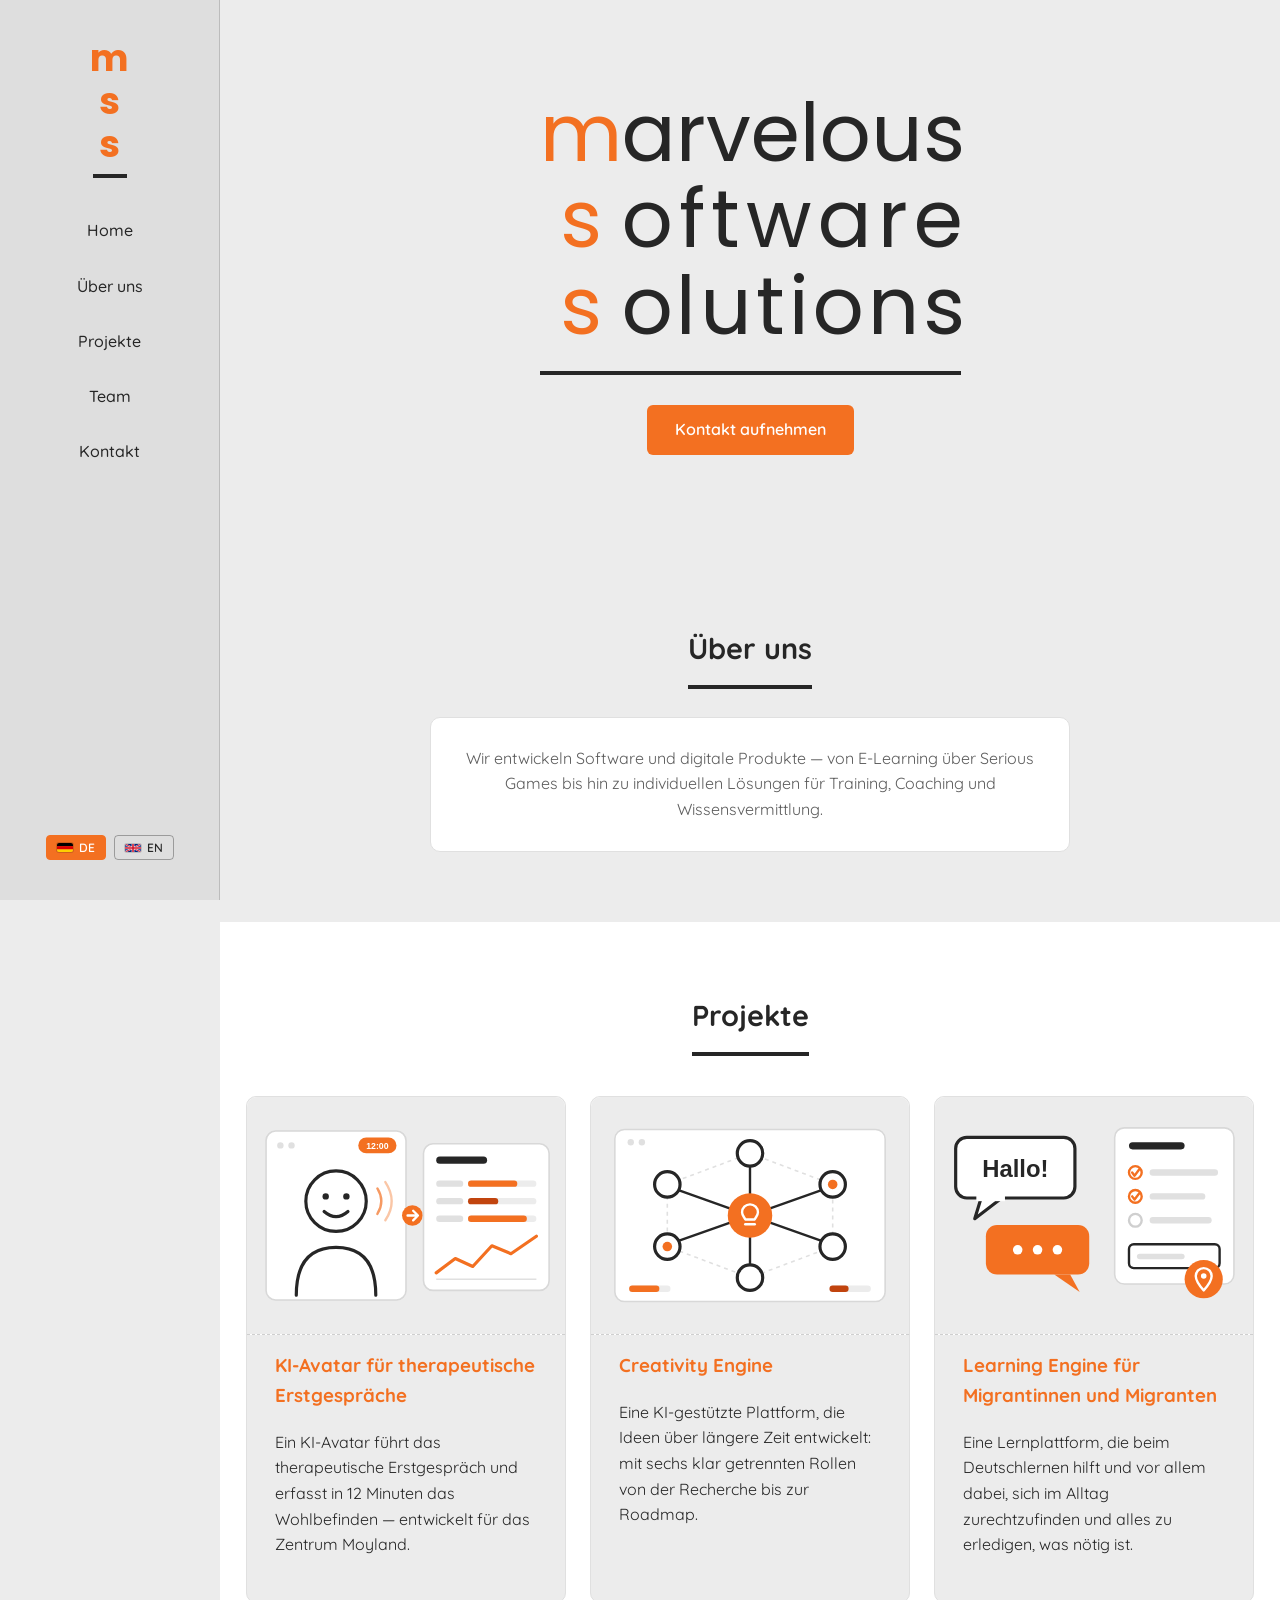
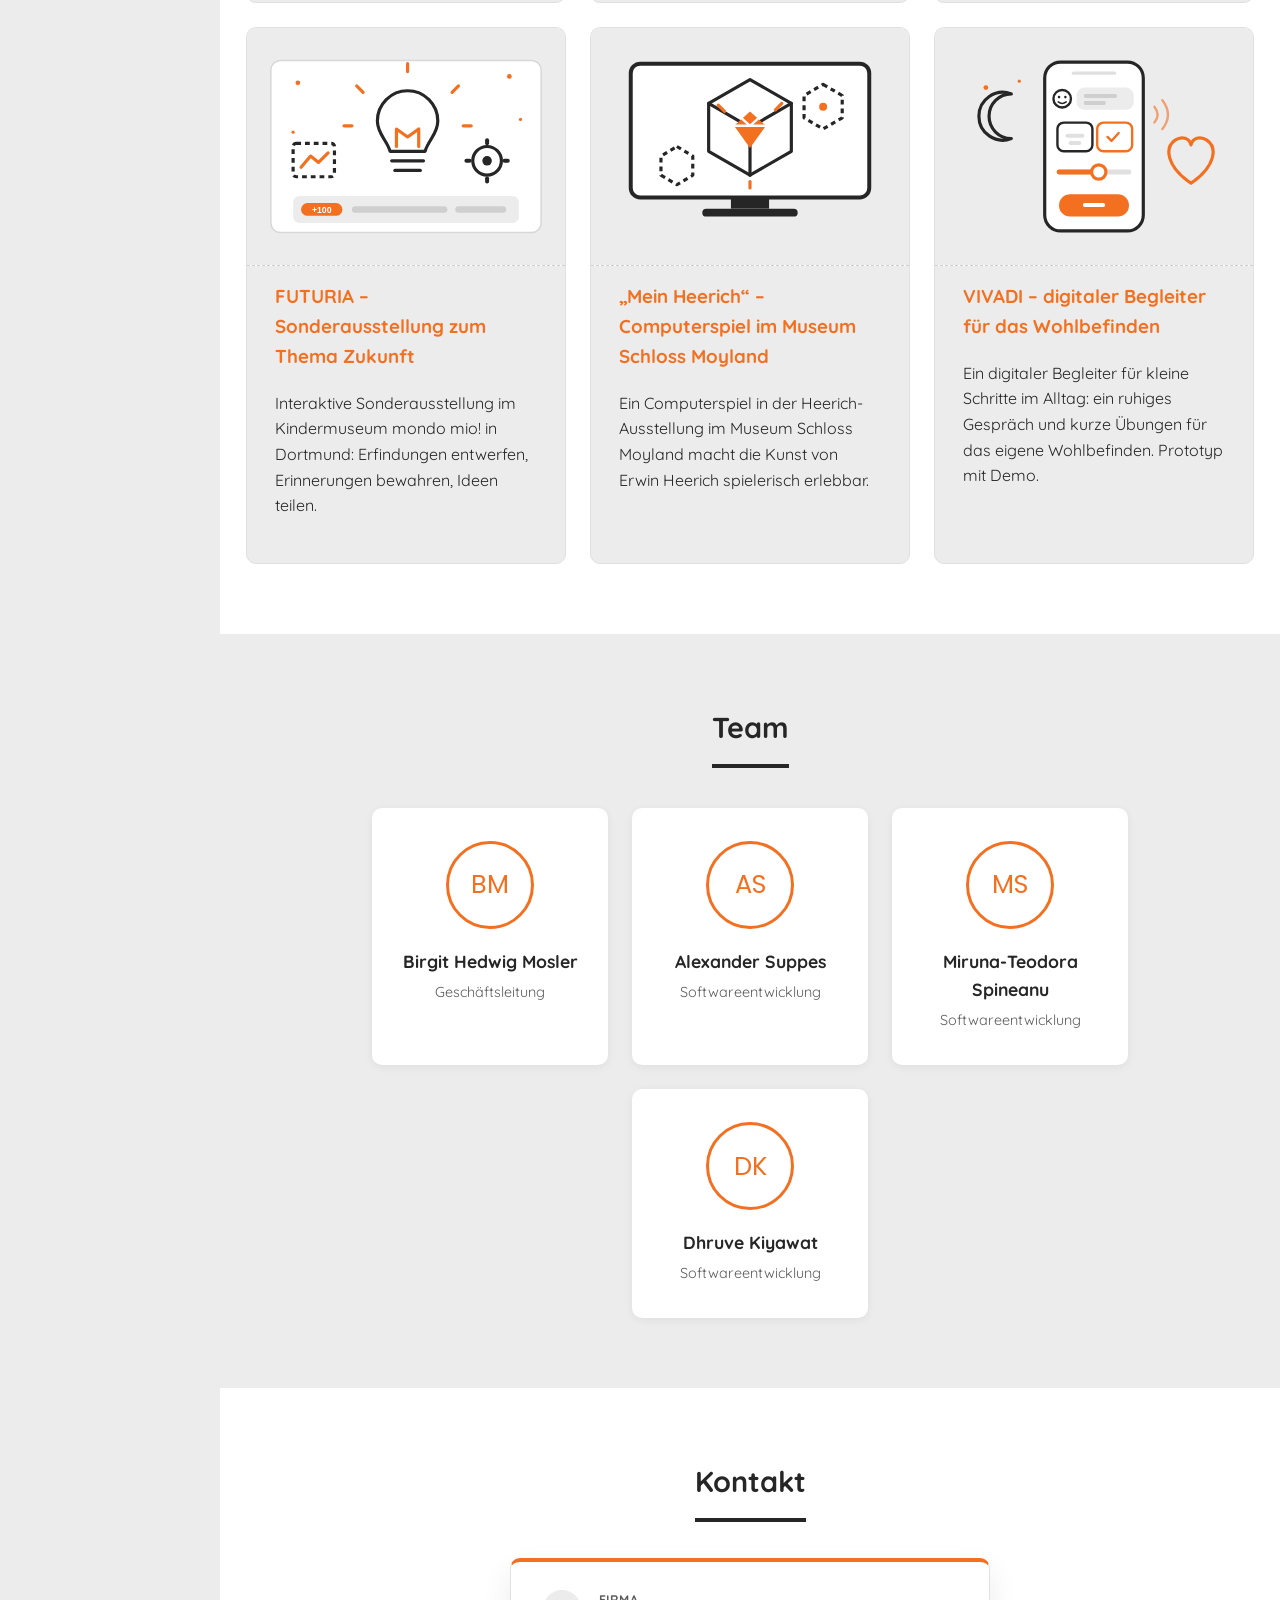
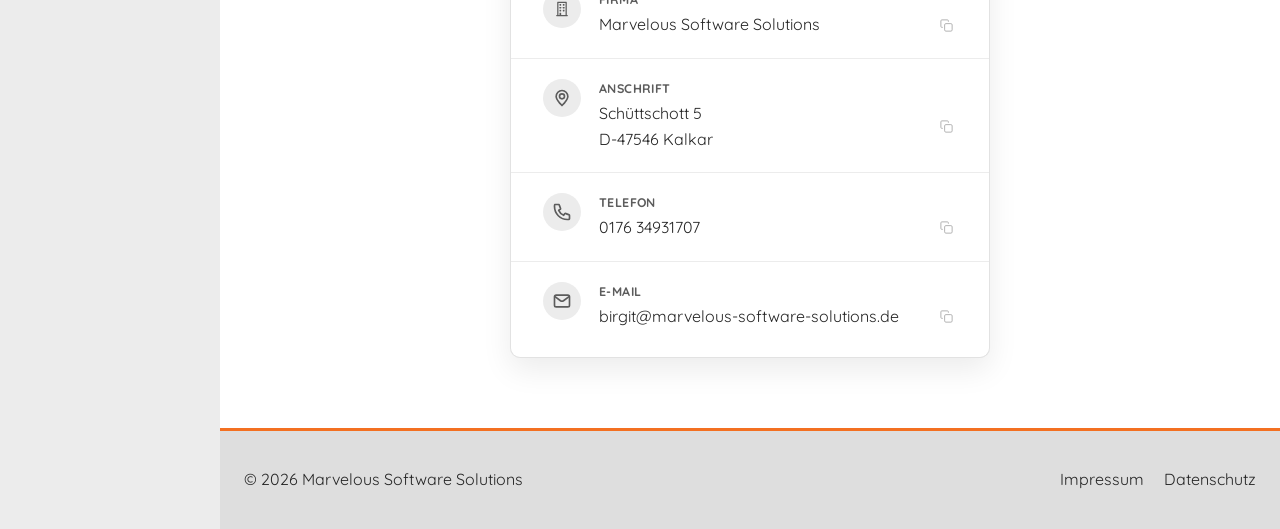
<file: index.html>
<!DOCTYPE html>
<html lang="de">
<head>
  <meta charset="UTF-8" />
  <meta name="viewport" content="width=device-width, initial-scale=1.0" />
  <title>Marvelous Software Solutions — Software und digitale Produkte aus Kalkar</title>
  <meta name="description" content="Marvelous Software Solutions aus Kalkar entwickelt Software und digitale Produkte: E-Learning, Serious Games und individuelle Lösungen für Training, Coaching und Wissensvermittlung." />
  <link rel="canonical" href="https://www.marvelous-software-solutions.de/" />
  <meta property="og:type" content="website" />
  <meta property="og:site_name" content="Marvelous Software Solutions" />
  <meta property="og:locale" content="de_DE" />
  <meta property="og:title" content="Marvelous Software Solutions — Software und digitale Produkte aus Kalkar" />
  <meta property="og:description" content="Wir entwickeln Software und digitale Produkte: E-Learning, Serious Games und individuelle Lösungen für Training, Coaching und Wissensvermittlung." />
  <meta property="og:url" content="https://www.marvelous-software-solutions.de/" />
  <script type="application/ld+json">
  {
    "@context": "https://schema.org",
    "@type": "Organization",
    "name": "Marvelous Software Solutions",
    "url": "https://www.marvelous-software-solutions.de/",
    "email": "birgit@marvelous-software-solutions.de",
    "telephone": "+4917634931707",
    "address": {
      "@type": "PostalAddress",
      "streetAddress": "Schüttschott 5",
      "postalCode": "47546",
      "addressLocality": "Kalkar",
      "addressCountry": "DE"
    }
  }
  </script>
  <link rel="preconnect" href="https://fonts.googleapis.com" />
  <link rel="preconnect" href="https://fonts.gstatic.com" crossorigin />
  <link href="https://fonts.googleapis.com/css2?family=Poppins:wght@400;600;700;800&family=Quicksand:wght@400;500;600;700&display=swap" rel="stylesheet" />
  <link rel="stylesheet" href="css/style.css" />
</head>
<body>

  <div class="app-shell">
    <aside class="site-sidebar">
      <a href="index.html" class="sidebar-logo">
        <span class="sidebar-logo-stack">
          <span class="sidebar-logo-line">m</span>
          <span class="sidebar-logo-line">s</span>
          <span class="sidebar-logo-line">s</span>
        </span>
        <span class="sidebar-logo-underline"></span>
      </a>
      <button class="nav-toggle" aria-label="Menü öffnen" aria-expanded="false">&#9776;</button>
      <nav class="main-nav">
        <ul>
          <li><a href="#home" data-text="Home" data-i18n="nav.home">Home</a></li>
          <li><a href="#ueber-uns" data-text="Über uns" data-i18n="nav.ueberUns">Über uns</a></li>
          <li><a href="#projekte" data-text="Projekte" data-i18n="nav.projekte">Projekte</a></li>
          <li><a href="#team" data-text="Team" data-i18n="nav.team">Team</a></li>
          <li><a href="#kontakt" data-text="Kontakt" data-i18n="nav.kontakt">Kontakt</a></li>
        </ul>
      </nav>
      <div class="lang-toggle">
        <button type="button" data-lang="de">
          <svg class="flag" viewBox="0 0 5 3" aria-hidden="true"><rect width="5" height="1" fill="#000"/><rect width="5" height="1" y="1" fill="#DD0000"/><rect width="5" height="1" y="2" fill="#FFCE00"/></svg>
          <span>DE</span>
        </button>
        <button type="button" data-lang="en">
          <svg class="flag" viewBox="0 0 60 30" aria-hidden="true"><rect width="60" height="30" fill="#00247d"/><g stroke="#fff" stroke-width="6"><path d="M0,0 L60,30 M60,0 L0,30"/></g><g stroke="#cf142b" stroke-width="4"><path d="M0,0 L60,30 M60,0 L0,30"/></g><g stroke="#fff" stroke-width="10"><path d="M30,0 V30 M0,15 H60"/></g><g stroke="#cf142b" stroke-width="6"><path d="M30,0 V30 M0,15 H60"/></g></svg>
          <span>EN</span>
        </button>
      </div>
    </aside>

    <div class="page-content">

  <div class="wave-zone">
  <section id="home" class="hero">
    <div class="container">
      <h1 class="hero-logo">
        <span class="hero-logo-line"><span class="accent">m</span><span class="logo-rest">arvelous</span></span>
        <span class="hero-logo-line"><span class="accent">s</span><span class="logo-rest">oftware</span></span>
        <span class="hero-logo-line"><span class="accent">s</span><span class="logo-rest">olutions</span></span>
      </h1>
      <div class="hero-logo-underline"></div>
      <a href="#kontakt" class="btn" data-i18n="hero.cta">Kontakt aufnehmen</a>
    </div>
  </section>

  <section id="ueber-uns" class="section">
    <div class="container">
      <h2 data-i18n="ueberUns.heading">Über uns</h2>
      <div class="info-card">
        <p data-i18n="ueberUns.text">
          Wir entwickeln Software und digitale Produkte — von E-Learning über Serious Games bis hin zu
          individuellen Lösungen für Training, Coaching und Wissensvermittlung.
        </p>
      </div>
    </div>
  </section>
  </div>

  <section id="projekte" class="section section-alt">
    <div class="container">
      <h2 data-i18n="projekte.heading">Projekte</h2>
      <div class="cards">
        <a class="card" href="projekt-a.html">
          <div class="card-image">
            <img src="assets/projekte/project-a.svg" alt="" />
          </div>
          <h3 data-i18n="projectA.title">KI-Avatar für therapeutische Erstgespräche</h3>
          <p data-i18n="projectA.card">Ein KI-Avatar führt das therapeutische Erstgespräch und erfasst in 12 Minuten das Wohlbefinden — entwickelt für das Zentrum Moyland.</p>
        </a>
        <a class="card" href="projekt-b.html">
          <div class="card-image">
            <img src="assets/projekte/project-b.svg" alt="" />
          </div>
          <h3 data-i18n="projectB.title">Creativity Engine</h3>
          <p data-i18n="projectB.card">Eine KI-gestützte Plattform, die Ideen über längere Zeit entwickelt: mit sechs klar getrennten Rollen von der Recherche bis zur Roadmap.</p>
        </a>
        <a class="card" href="projekt-c.html">
          <div class="card-image">
            <img src="assets/projekte/project-c.svg" alt="" />
          </div>
          <h3 data-i18n="projectC.title">Learning Engine für Migrantinnen und Migranten</h3>
          <p data-i18n="projectC.card">Eine Lernplattform, die beim Deutschlernen hilft und vor allem dabei, sich im Alltag zurechtzufinden und alles zu erledigen, was nötig ist.</p>
        </a>
        <a class="card" href="projekt-d.html">
          <div class="card-image">
            <img src="assets/projekte/project-d.svg" alt="" />
          </div>
          <h3 data-i18n="projectD.title">FUTURIA – Sonderausstellung zum Thema Zukunft</h3>
          <p data-i18n="projectD.card">Interaktive Sonderausstellung im Kindermuseum mondo mio! in Dortmund: Erfindungen entwerfen, Erinnerungen bewahren, Ideen teilen.</p>
        </a>
        <a class="card" href="projekt-e.html">
          <div class="card-image">
            <img src="assets/projekte/project-e.svg" alt="" />
          </div>
          <h3 data-i18n="projectE.title">„Mein Heerich“ – Computerspiel im Museum Schloss Moyland</h3>
          <p data-i18n="projectE.card">Ein Computerspiel in der Heerich-Ausstellung im Museum Schloss Moyland macht die Kunst von Erwin Heerich spielerisch erlebbar.</p>
        </a>
        <a class="card" href="projekt-f.html">
          <div class="card-image">
            <img src="assets/projekte/project-f.svg" alt="" />
          </div>
          <h3 data-i18n="projectF.title">VIVADI – digitaler Begleiter für das Wohlbefinden</h3>
          <p data-i18n="projectF.card">Ein digitaler Begleiter für kleine Schritte im Alltag: ein ruhiges Gespräch und kurze Übungen für das eigene Wohlbefinden. Prototyp mit Demo.</p>
        </a>
      </div>
    </div>
  </section>

  <section id="team" class="section">
    <div class="container">
      <h2 data-i18n="team.heading">Team</h2>
      <div class="team-grid">
        <div class="team-card">
          <div class="team-avatar" aria-hidden="true">BM</div>
          <h3>Birgit Hedwig Mosler</h3>
          <p class="team-role" data-i18n="team.roleLead">Geschäftsleitung</p>
        </div>
        <div class="team-card">
          <div class="team-avatar" aria-hidden="true">AS</div>
          <h3>Alexander Suppes</h3>
          <p class="team-role" data-i18n="team.roleDev">Softwareentwicklung</p>
        </div>
        <div class="team-card">
          <div class="team-avatar" aria-hidden="true">MS</div>
          <h3>Miruna-Teodora Spineanu</h3>
          <p class="team-role" data-i18n="team.roleDev">Softwareentwicklung</p>
        </div>
        <div class="team-card">
          <div class="team-avatar" aria-hidden="true">DK</div>
          <h3>Dhruve Kiyawat</h3>
          <p class="team-role" data-i18n="team.roleDev">Softwareentwicklung</p>
        </div>
      </div>
    </div>
  </section>

  <section id="kontakt" class="section section-alt">
    <div class="container">
      <h2 data-i18n="kontakt.heading">Kontakt</h2>
      <dl class="contact-panel">
        <div class="contact-row">
          <span class="contact-icon">
            <svg viewBox="0 0 24 24" fill="none" xmlns="http://www.w3.org/2000/svg" aria-hidden="true">
              <path d="M10.5 6H9.5C9.22386 6 9 6.22386 9 6.5V7.5C9 7.77614 9.22386 8 9.5 8H10.5C10.7761 8 11 7.77614 11 7.5V6.5C11 6.22386 10.7761 6 10.5 6Z" fill="currentColor"/>
              <path d="M14.5 6H13.5C13.2239 6 13 6.22386 13 6.5V7.5C13 7.77614 13.2239 8 13.5 8H14.5C14.7761 8 15 7.77614 15 7.5V6.5C15 6.22386 14.7761 6 14.5 6Z" fill="currentColor"/>
              <path d="M10.5 9.5H9.5C9.22386 9.5 9 9.72386 9 10V11C9 11.2761 9.22386 11.5 9.5 11.5H10.5C10.7761 11.5 11 11.2761 11 11V10C11 9.72386 10.7761 9.5 10.5 9.5Z" fill="currentColor"/>
              <path d="M14.5 9.5H13.5C13.2239 9.5 13 9.72386 13 10V11C13 11.2761 13.2239 11.5 13.5 11.5H14.5C14.7761 11.5 15 11.2761 15 11V10C15 9.72386 14.7761 9.5 14.5 9.5Z" fill="currentColor"/>
              <path d="M10.5 13H9.5C9.22386 13 9 13.2239 9 13.5V14.5C9 14.7761 9.22386 15 9.5 15H10.5C10.7761 15 11 14.7761 11 14.5V13.5C11 13.2239 10.7761 13 10.5 13Z" fill="currentColor"/>
              <path d="M14.5 13H13.5C13.2239 13 13 13.2239 13 13.5V14.5C13 14.7761 13.2239 15 13.5 15H14.5C14.7761 15 15 14.7761 15 14.5V13.5C15 13.2239 14.7761 13 14.5 13Z" fill="currentColor"/>
              <path d="M18.25 19.25H17.75V4C17.7474 3.80189 17.6676 3.61263 17.5275 3.47253C17.3874 3.33244 17.1981 3.25259 17 3.25H7C6.80189 3.25259 6.61263 3.33244 6.47253 3.47253C6.33244 3.61263 6.25259 3.80189 6.25 4V19.25H5.75C5.55109 19.25 5.36032 19.329 5.21967 19.4697C5.07902 19.6103 5 19.8011 5 20C5 20.1989 5.07902 20.3897 5.21967 20.5303C5.36032 20.671 5.55109 20.75 5.75 20.75H18.25C18.4489 20.75 18.6397 20.671 18.7803 20.5303C18.921 20.3897 19 20.1989 19 20C19 19.8011 18.921 19.6103 18.7803 19.4697C18.6397 19.329 18.4489 19.25 18.25 19.25ZM16.25 19.25H11V17C11 16.8674 10.9473 16.7402 10.8536 16.6464C10.7598 16.5527 10.6326 16.5 10.5 16.5H9.5C9.36739 16.5 9.24021 16.5527 9.14645 16.6464C9.05268 16.7402 9 16.8674 9 17V19.25H7.75V4.75H16.25V19.25Z" fill="currentColor"/>
            </svg>
          </span>
          <div>
            <dt data-i18n="kontakt.firma">Firma</dt>
            <dd class="dd-with-copy">
              <span class="dd-text">Marvelous Software Solutions</span>
              <button class="copy-btn" type="button" data-copy="Marvelous Software Solutions" aria-label="Firmennamen kopieren" title="Kopieren">
                <svg class="icon-copy" viewBox="0 0 24 24" fill="none" xmlns="http://www.w3.org/2000/svg" aria-hidden="true">
                  <rect x="9" y="9" width="12" height="12" rx="2" stroke="currentColor" stroke-width="1.6" />
                  <path d="M6 15H4.6A1.6 1.6 0 0 1 3 13.4V4.6A1.6 1.6 0 0 1 4.6 3h8.8A1.6 1.6 0 0 1 15 4.6V6" stroke="currentColor" stroke-width="1.6" />
                </svg>
                <svg class="icon-check" viewBox="0 0 24 24" fill="none" xmlns="http://www.w3.org/2000/svg" aria-hidden="true">
                  <path d="M4 12l6 6L20 6" stroke="currentColor" stroke-width="2" stroke-linecap="round" stroke-linejoin="round" />
                </svg>
              </button>
            </dd>
          </div>
        </div>
        <div class="contact-row">
          <span class="contact-icon">
            <svg viewBox="0 0 24 24" fill="none" xmlns="http://www.w3.org/2000/svg" aria-hidden="true">
              <path d="M12 21C15.5 17.4 19 14.1764 19 10.2C19 6.22355 15.866 3 12 3C8.13401 3 5 6.22355 5 10.2C5 14.1764 8.5 17.4 12 21Z" stroke="currentColor" stroke-width="2" stroke-linecap="round" stroke-linejoin="round"/>
              <path d="M12 13C13.6569 13 15 11.6569 15 10C15 8.34315 13.6569 7 12 7C10.3431 7 9 8.34315 9 10C9 11.6569 10.3431 13 12 13Z" stroke="currentColor" stroke-width="2" stroke-linecap="round" stroke-linejoin="round"/>
            </svg>
          </span>
          <div>
            <dt data-i18n="kontakt.anschrift">Anschrift</dt>
            <dd class="dd-with-copy">
              <span class="dd-text">Schüttschott 5<br />D-47546 Kalkar</span>
              <button class="copy-btn" type="button" data-copy="Schüttschott 5, D-47546 Kalkar" aria-label="Adresse kopieren" title="Kopieren">
                <svg class="icon-copy" viewBox="0 0 24 24" fill="none" xmlns="http://www.w3.org/2000/svg" aria-hidden="true">
                  <rect x="9" y="9" width="12" height="12" rx="2" stroke="currentColor" stroke-width="1.6" />
                  <path d="M6 15H4.6A1.6 1.6 0 0 1 3 13.4V4.6A1.6 1.6 0 0 1 4.6 3h8.8A1.6 1.6 0 0 1 15 4.6V6" stroke="currentColor" stroke-width="1.6" />
                </svg>
                <svg class="icon-check" viewBox="0 0 24 24" fill="none" xmlns="http://www.w3.org/2000/svg" aria-hidden="true">
                  <path d="M4 12l6 6L20 6" stroke="currentColor" stroke-width="2" stroke-linecap="round" stroke-linejoin="round" />
                </svg>
              </button>
            </dd>
          </div>
        </div>
        <div class="contact-row">
          <span class="contact-icon">
            <svg viewBox="0 0 24 24" fill="none" xmlns="http://www.w3.org/2000/svg" aria-hidden="true">
              <path d="M3 5.5C3 14.0604 9.93959 21 18.5 21C18.8862 21 19.2691 20.9859 19.6483 20.9581C20.0834 20.9262 20.3009 20.9103 20.499 20.7963C20.663 20.7019 20.8185 20.5345 20.9007 20.364C21 20.1582 21 19.9181 21 19.438V16.6207C21 16.2169 21 16.015 20.9335 15.842C20.8749 15.6891 20.7795 15.553 20.6559 15.4456C20.516 15.324 20.3262 15.255 19.9468 15.117L16.74 13.9509C16.2985 13.7904 16.0777 13.7101 15.8683 13.7237C15.6836 13.7357 15.5059 13.7988 15.3549 13.9058C15.1837 14.0271 15.0629 14.2285 14.8212 14.6314L14 16C11.3501 14.7999 9.2019 12.6489 8 10L9.36863 9.17882C9.77145 8.93713 9.97286 8.81628 10.0942 8.64506C10.2012 8.49408 10.2643 8.31637 10.2763 8.1317C10.2899 7.92227 10.2096 7.70153 10.0491 7.26005L8.88299 4.05321C8.745 3.67376 8.67601 3.48403 8.55442 3.3441C8.44701 3.22049 8.31089 3.12515 8.15802 3.06645C7.98496 3 7.78308 3 7.37932 3H4.56201C4.08188 3 3.84181 3 3.63598 3.09925C3.4655 3.18146 3.29814 3.33701 3.2037 3.50103C3.08968 3.69907 3.07375 3.91662 3.04189 4.35173C3.01413 4.73086 3 5.11378 3 5.5Z" stroke="currentColor" stroke-width="2" stroke-linecap="round" stroke-linejoin="round"/>
            </svg>
          </span>
          <div>
            <dt data-i18n="kontakt.telefon">Telefon</dt>
            <dd class="dd-with-copy">
              <span class="dd-text"><a href="tel:+4917634931707">0176 34931707</a></span>
              <button class="copy-btn" type="button" data-copy="0176 34931707" aria-label="Telefonnummer kopieren" title="Kopieren">
                <svg class="icon-copy" viewBox="0 0 24 24" fill="none" xmlns="http://www.w3.org/2000/svg" aria-hidden="true">
                  <rect x="9" y="9" width="12" height="12" rx="2" stroke="currentColor" stroke-width="1.6" />
                  <path d="M6 15H4.6A1.6 1.6 0 0 1 3 13.4V4.6A1.6 1.6 0 0 1 4.6 3h8.8A1.6 1.6 0 0 1 15 4.6V6" stroke="currentColor" stroke-width="1.6" />
                </svg>
                <svg class="icon-check" viewBox="0 0 24 24" fill="none" xmlns="http://www.w3.org/2000/svg" aria-hidden="true">
                  <path d="M4 12l6 6L20 6" stroke="currentColor" stroke-width="2" stroke-linecap="round" stroke-linejoin="round" />
                </svg>
              </button>
            </dd>
          </div>
        </div>
        <div class="contact-row">
          <span class="contact-icon">
            <svg viewBox="0 0 24 24" fill="none" xmlns="http://www.w3.org/2000/svg" aria-hidden="true">
              <path d="M4 7.00005L10.2 11.65C11.2667 12.45 12.7333 12.45 13.8 11.65L20 7" stroke="currentColor" stroke-width="2" stroke-linecap="round" stroke-linejoin="round"/>
              <rect x="3" y="5" width="18" height="14" rx="2" stroke="currentColor" stroke-width="2" stroke-linecap="round"/>
            </svg>
          </span>
          <div>
            <dt data-i18n="kontakt.email">E-Mail</dt>
            <dd class="dd-with-copy">
              <span class="dd-text"><a href="mailto:birgit@marvelous-software-solutions.de">birgit@marvelous-software-solutions.de</a></span>
              <button class="copy-btn" type="button" data-copy="birgit@marvelous-software-solutions.de" aria-label="E-Mail-Adresse kopieren" title="Kopieren">
                <svg class="icon-copy" viewBox="0 0 24 24" fill="none" xmlns="http://www.w3.org/2000/svg" aria-hidden="true">
                  <rect x="9" y="9" width="12" height="12" rx="2" stroke="currentColor" stroke-width="1.6" />
                  <path d="M6 15H4.6A1.6 1.6 0 0 1 3 13.4V4.6A1.6 1.6 0 0 1 4.6 3h8.8A1.6 1.6 0 0 1 15 4.6V6" stroke="currentColor" stroke-width="1.6" />
                </svg>
                <svg class="icon-check" viewBox="0 0 24 24" fill="none" xmlns="http://www.w3.org/2000/svg" aria-hidden="true">
                  <path d="M4 12l6 6L20 6" stroke="currentColor" stroke-width="2" stroke-linecap="round" stroke-linejoin="round" />
                </svg>
              </button>
            </dd>
          </div>
        </div>
      </dl>
    </div>
  </section>

  <footer class="site-footer">
    <div class="container">
      <span>&copy; <span id="year"></span> Marvelous Software Solutions</span>
      <ul class="footer-links">
        <li><a href="impressum.html" data-i18n="footer.impressum">Impressum</a></li>
        <li><a href="datenschutz.html" data-i18n="footer.datenschutz">Datenschutz</a></li>
      </ul>
    </div>
  </footer>

    </div>
  </div>

  <script src="js/main.js"></script>
  <script src="js/i18n.js"></script>
</body>
</html>
</file>
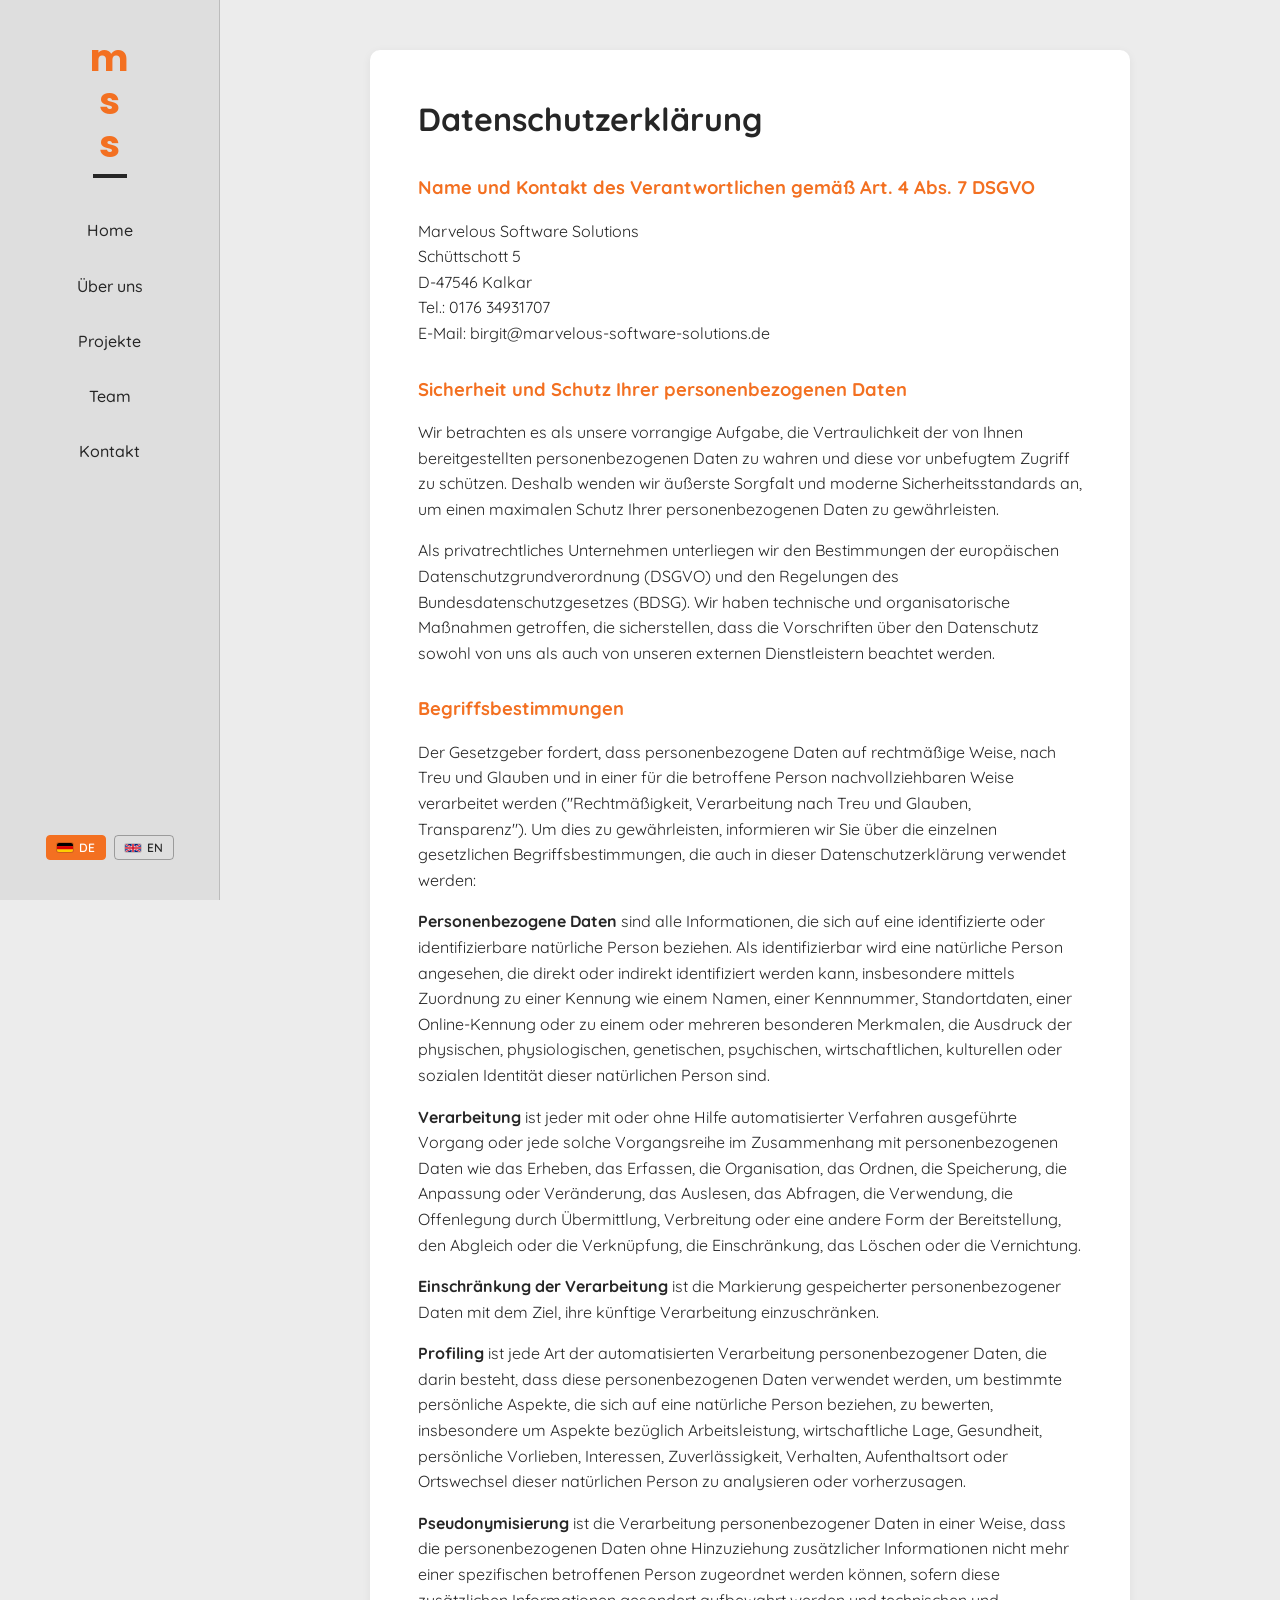
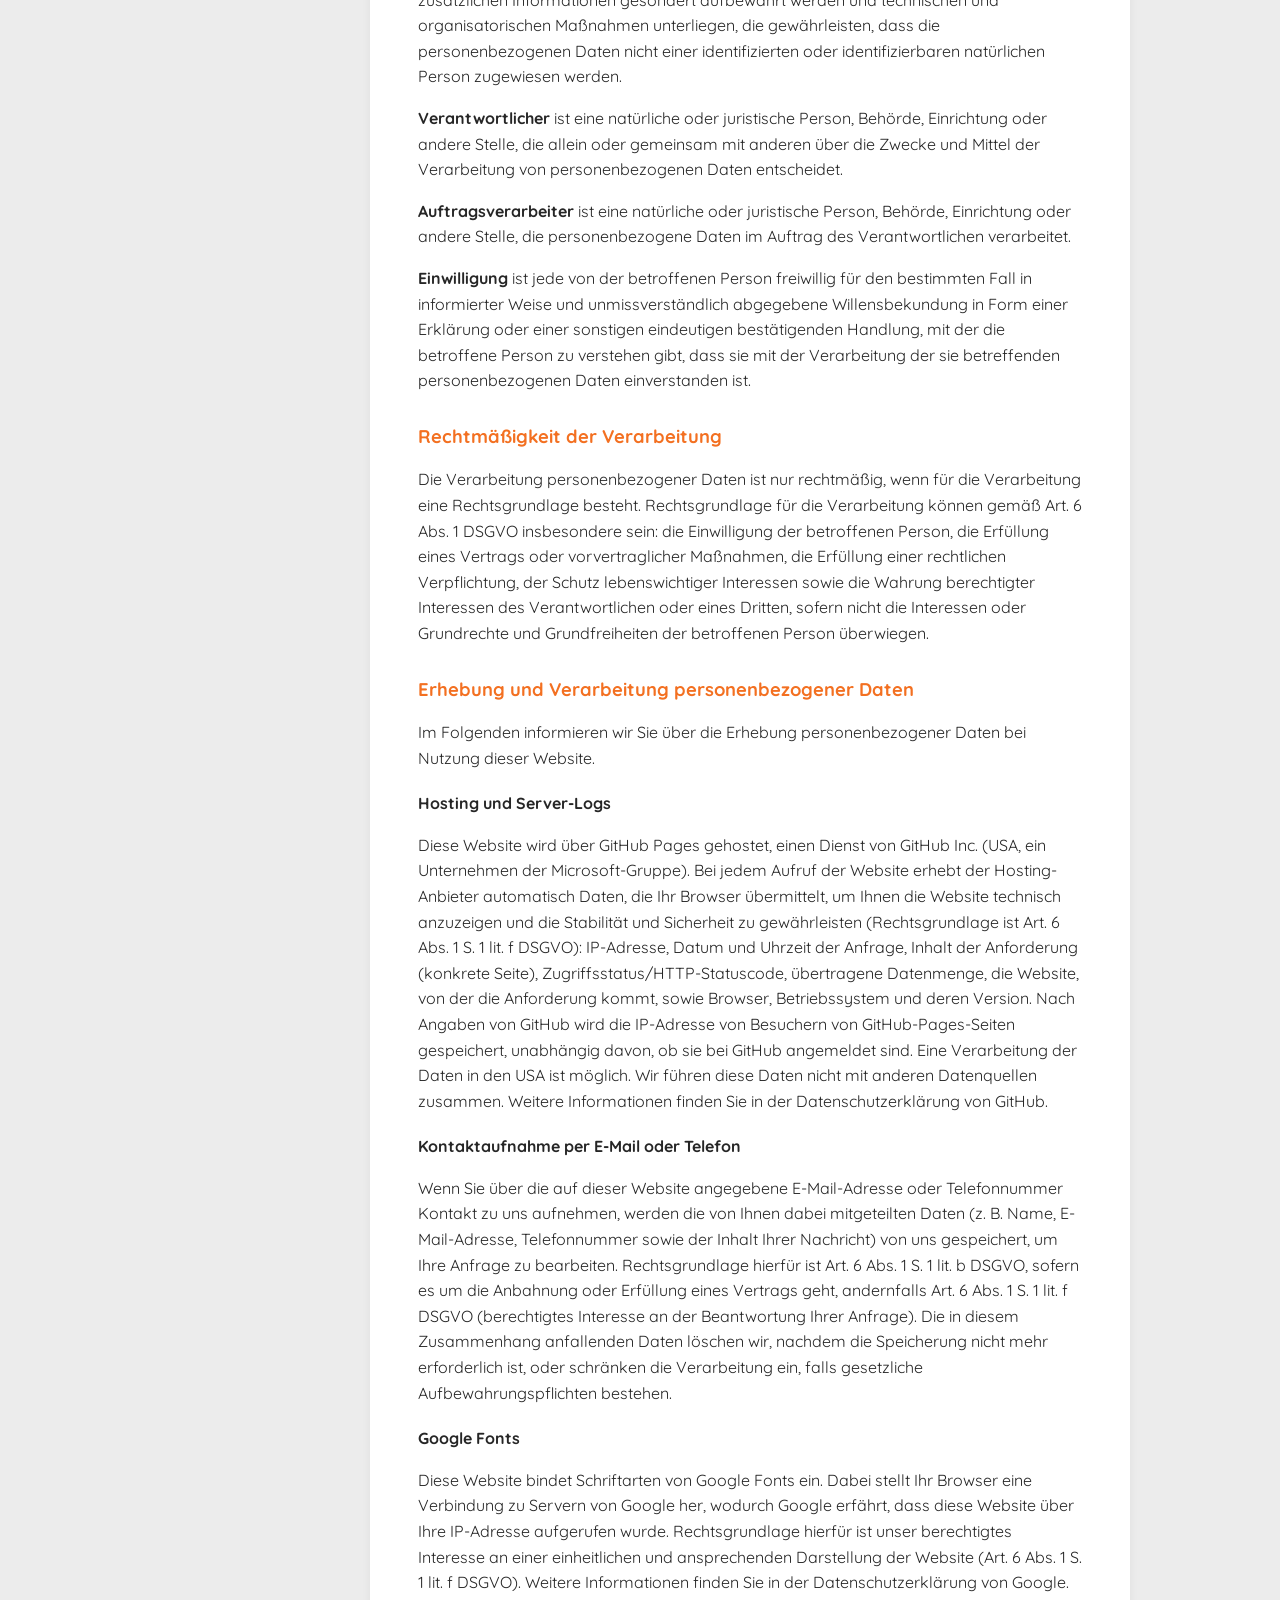
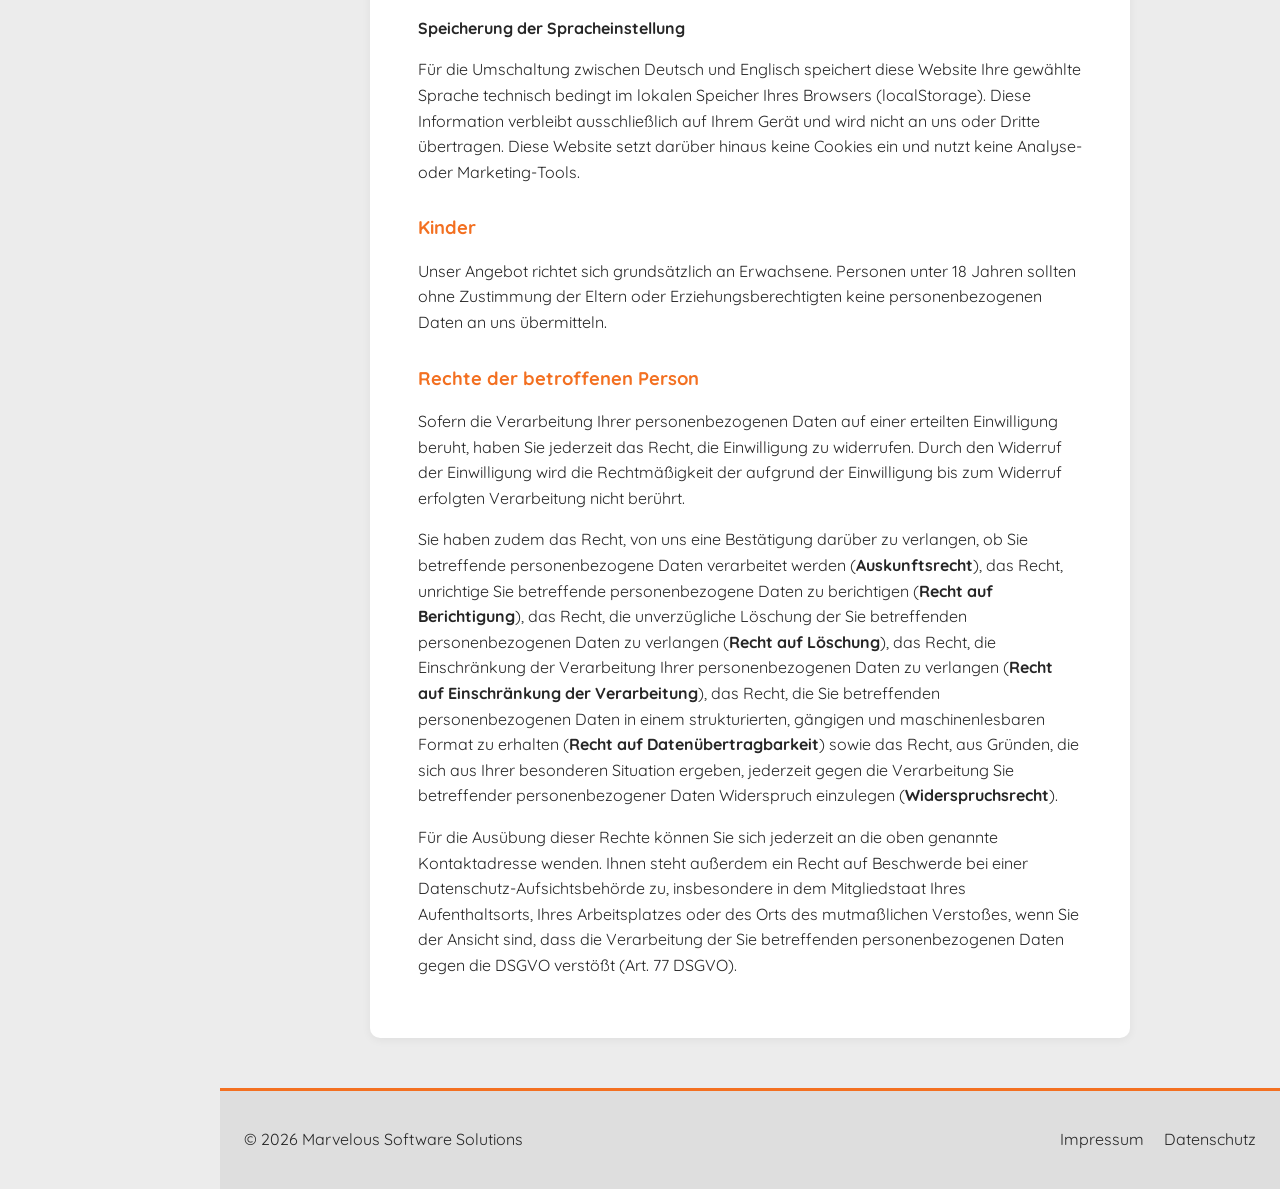
<file: datenschutz.html>
<!DOCTYPE html>
<html lang="de">
<head>
  <meta charset="UTF-8" />
  <meta name="viewport" content="width=device-width, initial-scale=1.0" />
  <title>Datenschutz — Marvelous Software Solutions</title>
  <meta name="description" content="Datenschutzerklärung von Marvelous Software Solutions." />
  <link rel="canonical" href="https://www.marvelous-software-solutions.de/datenschutz" />
  <link rel="preconnect" href="https://fonts.googleapis.com" />
  <link rel="preconnect" href="https://fonts.gstatic.com" crossorigin />
  <link href="https://fonts.googleapis.com/css2?family=Poppins:wght@400;600;700;800&family=Quicksand:wght@400;500;600;700&display=swap" rel="stylesheet" />
  <link rel="stylesheet" href="css/style.css" />
</head>
<body>

  <div class="app-shell">
    <aside class="site-sidebar">
      <a href="index.html" class="sidebar-logo">
        <span class="sidebar-logo-stack">
          <span class="sidebar-logo-line">m</span>
          <span class="sidebar-logo-line">s</span>
          <span class="sidebar-logo-line">s</span>
        </span>
        <span class="sidebar-logo-underline"></span>
      </a>
      <button class="nav-toggle" aria-label="Menü öffnen" aria-expanded="false">&#9776;</button>
      <nav class="main-nav">
        <ul>
          <li><a href="index.html#home" data-text="Home" data-i18n="nav.home">Home</a></li>
          <li><a href="index.html#ueber-uns" data-text="Über uns" data-i18n="nav.ueberUns">Über uns</a></li>
          <li><a href="index.html#projekte" data-text="Projekte" data-i18n="nav.projekte">Projekte</a></li>
          <li><a href="index.html#team" data-text="Team" data-i18n="nav.team">Team</a></li>
          <li><a href="index.html#kontakt" data-text="Kontakt" data-i18n="nav.kontakt">Kontakt</a></li>
        </ul>
      </nav>
      <div class="lang-toggle">
        <button type="button" data-lang="de">
          <svg class="flag" viewBox="0 0 5 3" aria-hidden="true"><rect width="5" height="1" fill="#000"/><rect width="5" height="1" y="1" fill="#DD0000"/><rect width="5" height="1" y="2" fill="#FFCE00"/></svg>
          <span>DE</span>
        </button>
        <button type="button" data-lang="en">
          <svg class="flag" viewBox="0 0 60 30" aria-hidden="true"><rect width="60" height="30" fill="#00247d"/><g stroke="#fff" stroke-width="6"><path d="M0,0 L60,30 M60,0 L0,30"/></g><g stroke="#cf142b" stroke-width="4"><path d="M0,0 L60,30 M60,0 L0,30"/></g><g stroke="#fff" stroke-width="10"><path d="M30,0 V30 M0,15 H60"/></g><g stroke="#cf142b" stroke-width="6"><path d="M30,0 V30 M0,15 H60"/></g></svg>
          <span>EN</span>
        </button>
      </div>
    </aside>

    <div class="page-content">

  <main class="legal-page">
    <h1>Datenschutzerklärung</h1>

    <h2>Name und Kontakt des Verantwortlichen gemäß Art. 4 Abs. 7 DSGVO</h2>
    <p>
      Marvelous Software Solutions<br />
      Schüttschott 5<br />
      D-47546 Kalkar<br />
      Tel.: 0176 34931707<br />
      E-Mail: <a href="mailto:birgit@marvelous-software-solutions.de">birgit@marvelous-software-solutions.de</a>
    </p>

    <h2>Sicherheit und Schutz Ihrer personenbezogenen Daten</h2>
    <p>
      Wir betrachten es als unsere vorrangige Aufgabe, die Vertraulichkeit der von Ihnen bereitgestellten
      personenbezogenen Daten zu wahren und diese vor unbefugtem Zugriff zu schützen. Deshalb wenden wir
      äußerste Sorgfalt und moderne Sicherheitsstandards an, um einen maximalen Schutz Ihrer
      personenbezogenen Daten zu gewährleisten.
    </p>
    <p>
      Als privatrechtliches Unternehmen unterliegen wir den Bestimmungen der europäischen
      Datenschutzgrundverordnung (DSGVO) und den Regelungen des Bundesdatenschutzgesetzes (BDSG). Wir haben
      technische und organisatorische Maßnahmen getroffen, die sicherstellen, dass die Vorschriften über den
      Datenschutz sowohl von uns als auch von unseren externen Dienstleistern beachtet werden.
    </p>

    <h2>Begriffsbestimmungen</h2>
    <p>
      Der Gesetzgeber fordert, dass personenbezogene Daten auf rechtmäßige Weise, nach Treu und Glauben und
      in einer für die betroffene Person nachvollziehbaren Weise verarbeitet werden ("Rechtmäßigkeit,
      Verarbeitung nach Treu und Glauben, Transparenz"). Um dies zu gewährleisten, informieren wir Sie über
      die einzelnen gesetzlichen Begriffsbestimmungen, die auch in dieser Datenschutzerklärung verwendet
      werden:
    </p>
    <p>
      <strong>Personenbezogene Daten</strong> sind alle Informationen, die sich auf eine identifizierte
      oder identifizierbare natürliche Person beziehen. Als identifizierbar wird eine natürliche Person
      angesehen, die direkt oder indirekt identifiziert werden kann, insbesondere mittels Zuordnung zu
      einer Kennung wie einem Namen, einer Kennnummer, Standortdaten, einer Online-Kennung oder zu einem
      oder mehreren besonderen Merkmalen, die Ausdruck der physischen, physiologischen, genetischen,
      psychischen, wirtschaftlichen, kulturellen oder sozialen Identität dieser natürlichen Person sind.
    </p>
    <p>
      <strong>Verarbeitung</strong> ist jeder mit oder ohne Hilfe automatisierter Verfahren ausgeführte
      Vorgang oder jede solche Vorgangsreihe im Zusammenhang mit personenbezogenen Daten wie das Erheben,
      das Erfassen, die Organisation, das Ordnen, die Speicherung, die Anpassung oder Veränderung, das
      Auslesen, das Abfragen, die Verwendung, die Offenlegung durch Übermittlung, Verbreitung oder eine
      andere Form der Bereitstellung, den Abgleich oder die Verknüpfung, die Einschränkung, das Löschen
      oder die Vernichtung.
    </p>
    <p>
      <strong>Einschränkung der Verarbeitung</strong> ist die Markierung gespeicherter personenbezogener
      Daten mit dem Ziel, ihre künftige Verarbeitung einzuschränken.
    </p>
    <p>
      <strong>Profiling</strong> ist jede Art der automatisierten Verarbeitung personenbezogener Daten, die
      darin besteht, dass diese personenbezogenen Daten verwendet werden, um bestimmte persönliche Aspekte,
      die sich auf eine natürliche Person beziehen, zu bewerten, insbesondere um Aspekte bezüglich
      Arbeitsleistung, wirtschaftliche Lage, Gesundheit, persönliche Vorlieben, Interessen, Zuverlässigkeit,
      Verhalten, Aufenthaltsort oder Ortswechsel dieser natürlichen Person zu analysieren oder vorherzusagen.
    </p>
    <p>
      <strong>Pseudonymisierung</strong> ist die Verarbeitung personenbezogener Daten in einer Weise, dass
      die personenbezogenen Daten ohne Hinzuziehung zusätzlicher Informationen nicht mehr einer spezifischen
      betroffenen Person zugeordnet werden können, sofern diese zusätzlichen Informationen gesondert
      aufbewahrt werden und technischen und organisatorischen Maßnahmen unterliegen, die gewährleisten, dass
      die personenbezogenen Daten nicht einer identifizierten oder identifizierbaren natürlichen Person
      zugewiesen werden.
    </p>
    <p>
      <strong>Verantwortlicher</strong> ist eine natürliche oder juristische Person, Behörde, Einrichtung
      oder andere Stelle, die allein oder gemeinsam mit anderen über die Zwecke und Mittel der Verarbeitung
      von personenbezogenen Daten entscheidet.
    </p>
    <p>
      <strong>Auftragsverarbeiter</strong> ist eine natürliche oder juristische Person, Behörde, Einrichtung
      oder andere Stelle, die personenbezogene Daten im Auftrag des Verantwortlichen verarbeitet.
    </p>
    <p>
      <strong>Einwilligung</strong> ist jede von der betroffenen Person freiwillig für den bestimmten Fall
      in informierter Weise und unmissverständlich abgegebene Willensbekundung in Form einer Erklärung oder
      einer sonstigen eindeutigen bestätigenden Handlung, mit der die betroffene Person zu verstehen gibt,
      dass sie mit der Verarbeitung der sie betreffenden personenbezogenen Daten einverstanden ist.
    </p>

    <h2>Rechtmäßigkeit der Verarbeitung</h2>
    <p>
      Die Verarbeitung personenbezogener Daten ist nur rechtmäßig, wenn für die Verarbeitung eine
      Rechtsgrundlage besteht. Rechtsgrundlage für die Verarbeitung können gemäß Art. 6 Abs. 1 DSGVO
      insbesondere sein: die Einwilligung der betroffenen Person, die Erfüllung eines Vertrags oder
      vorvertraglicher Maßnahmen, die Erfüllung einer rechtlichen Verpflichtung, der Schutz lebenswichtiger
      Interessen sowie die Wahrung berechtigter Interessen des Verantwortlichen oder eines Dritten, sofern
      nicht die Interessen oder Grundrechte und Grundfreiheiten der betroffenen Person überwiegen.
    </p>

    <h2>Erhebung und Verarbeitung personenbezogener Daten</h2>
    <p>
      Im Folgenden informieren wir Sie über die Erhebung personenbezogener Daten bei Nutzung dieser
      Website.
    </p>
    <h3>Hosting und Server-Logs</h3>
    <p>
      Diese Website wird über GitHub Pages gehostet, einen Dienst von GitHub Inc. (USA, ein Unternehmen der
      Microsoft-Gruppe). Bei jedem Aufruf der Website erhebt der Hosting-Anbieter automatisch Daten, die Ihr
      Browser übermittelt, um Ihnen die Website technisch anzuzeigen und die Stabilität und Sicherheit zu
      gewährleisten (Rechtsgrundlage ist Art. 6 Abs. 1 S. 1 lit. f DSGVO): IP-Adresse, Datum und Uhrzeit der
      Anfrage, Inhalt der Anforderung (konkrete Seite), Zugriffsstatus/HTTP-Statuscode, übertragene
      Datenmenge, die Website, von der die Anforderung kommt, sowie Browser, Betriebssystem und deren
      Version. Nach Angaben von GitHub wird die IP-Adresse von Besuchern von GitHub-Pages-Seiten gespeichert,
      unabhängig davon, ob sie bei GitHub angemeldet sind. Eine Verarbeitung der Daten in den USA ist
      möglich. Wir führen diese Daten nicht mit anderen Datenquellen zusammen. Weitere Informationen finden
      Sie in der Datenschutzerklärung von GitHub.
    </p>
    <h3>Kontaktaufnahme per E-Mail oder Telefon</h3>
    <p>
      Wenn Sie über die auf dieser Website angegebene E-Mail-Adresse oder Telefonnummer Kontakt zu uns
      aufnehmen, werden die von Ihnen dabei mitgeteilten Daten (z. B. Name, E-Mail-Adresse, Telefonnummer
      sowie der Inhalt Ihrer Nachricht) von uns gespeichert, um Ihre Anfrage zu bearbeiten. Rechtsgrundlage
      hierfür ist Art. 6 Abs. 1 S. 1 lit. b DSGVO, sofern es um die Anbahnung oder Erfüllung eines Vertrags
      geht, andernfalls Art. 6 Abs. 1 S. 1 lit. f DSGVO (berechtigtes Interesse an der Beantwortung Ihrer
      Anfrage). Die in diesem Zusammenhang anfallenden Daten löschen wir, nachdem die Speicherung nicht mehr
      erforderlich ist, oder schränken die Verarbeitung ein, falls gesetzliche Aufbewahrungspflichten
      bestehen.
    </p>
    <h3>Google Fonts</h3>
    <p>
      Diese Website bindet Schriftarten von Google Fonts ein. Dabei stellt Ihr Browser eine Verbindung zu
      Servern von Google her, wodurch Google erfährt, dass diese Website über Ihre IP-Adresse aufgerufen
      wurde. Rechtsgrundlage hierfür ist unser berechtigtes Interesse an einer einheitlichen und
      ansprechenden Darstellung der Website (Art. 6 Abs. 1 S. 1 lit. f DSGVO). Weitere Informationen finden
      Sie in der Datenschutzerklärung von Google.
    </p>
    <h3>Speicherung der Spracheinstellung</h3>
    <p>
      Für die Umschaltung zwischen Deutsch und Englisch speichert diese Website Ihre gewählte Sprache
      technisch bedingt im lokalen Speicher Ihres Browsers (localStorage). Diese Information verbleibt
      ausschließlich auf Ihrem Gerät und wird nicht an uns oder Dritte übertragen. Diese Website setzt
      darüber hinaus keine Cookies ein und nutzt keine Analyse- oder Marketing-Tools.
    </p>

    <h2>Kinder</h2>
    <p>
      Unser Angebot richtet sich grundsätzlich an Erwachsene. Personen unter 18 Jahren sollten ohne
      Zustimmung der Eltern oder Erziehungsberechtigten keine personenbezogenen Daten an uns übermitteln.
    </p>

    <h2>Rechte der betroffenen Person</h2>
    <p>
      Sofern die Verarbeitung Ihrer personenbezogenen Daten auf einer erteilten Einwilligung beruht, haben
      Sie jederzeit das Recht, die Einwilligung zu widerrufen. Durch den Widerruf der Einwilligung wird die
      Rechtmäßigkeit der aufgrund der Einwilligung bis zum Widerruf erfolgten Verarbeitung nicht berührt.
    </p>
    <p>
      Sie haben zudem das Recht, von uns eine Bestätigung darüber zu verlangen, ob Sie betreffende
      personenbezogene Daten verarbeitet werden (<strong>Auskunftsrecht</strong>), das Recht, unrichtige
      Sie betreffende personenbezogene Daten zu berichtigen (<strong>Recht auf Berichtigung</strong>), das
      Recht, die unverzügliche Löschung der Sie betreffenden personenbezogenen Daten zu verlangen
      (<strong>Recht auf Löschung</strong>), das Recht, die Einschränkung der Verarbeitung Ihrer
      personenbezogenen Daten zu verlangen (<strong>Recht auf Einschränkung der Verarbeitung</strong>), das
      Recht, die Sie betreffenden personenbezogenen Daten in einem strukturierten, gängigen und
      maschinenlesbaren Format zu erhalten (<strong>Recht auf Datenübertragbarkeit</strong>) sowie das
      Recht, aus Gründen, die sich aus Ihrer besonderen Situation ergeben, jederzeit gegen die Verarbeitung
      Sie betreffender personenbezogener Daten Widerspruch einzulegen (<strong>Widerspruchsrecht</strong>).
    </p>
    <p>
      Für die Ausübung dieser Rechte können Sie sich jederzeit an die oben genannte Kontaktadresse wenden.
      Ihnen steht außerdem ein Recht auf Beschwerde bei einer Datenschutz-Aufsichtsbehörde zu, insbesondere
      in dem Mitgliedstaat Ihres Aufenthaltsorts, Ihres Arbeitsplatzes oder des Orts des mutmaßlichen
      Verstoßes, wenn Sie der Ansicht sind, dass die Verarbeitung der Sie betreffenden personenbezogenen
      Daten gegen die DSGVO verstößt (Art. 77 DSGVO).
    </p>
  </main>

  <footer class="site-footer">
    <div class="container">
      <span>&copy; <span id="year"></span> Marvelous Software Solutions</span>
      <ul class="footer-links">
        <li><a href="impressum.html" data-i18n="footer.impressum">Impressum</a></li>
        <li><a href="datenschutz.html" data-i18n="footer.datenschutz">Datenschutz</a></li>
      </ul>
    </div>
  </footer>

    </div>
  </div>

  <script src="js/main.js"></script>
  <script src="js/i18n.js"></script>
</body>
</html>
</file>
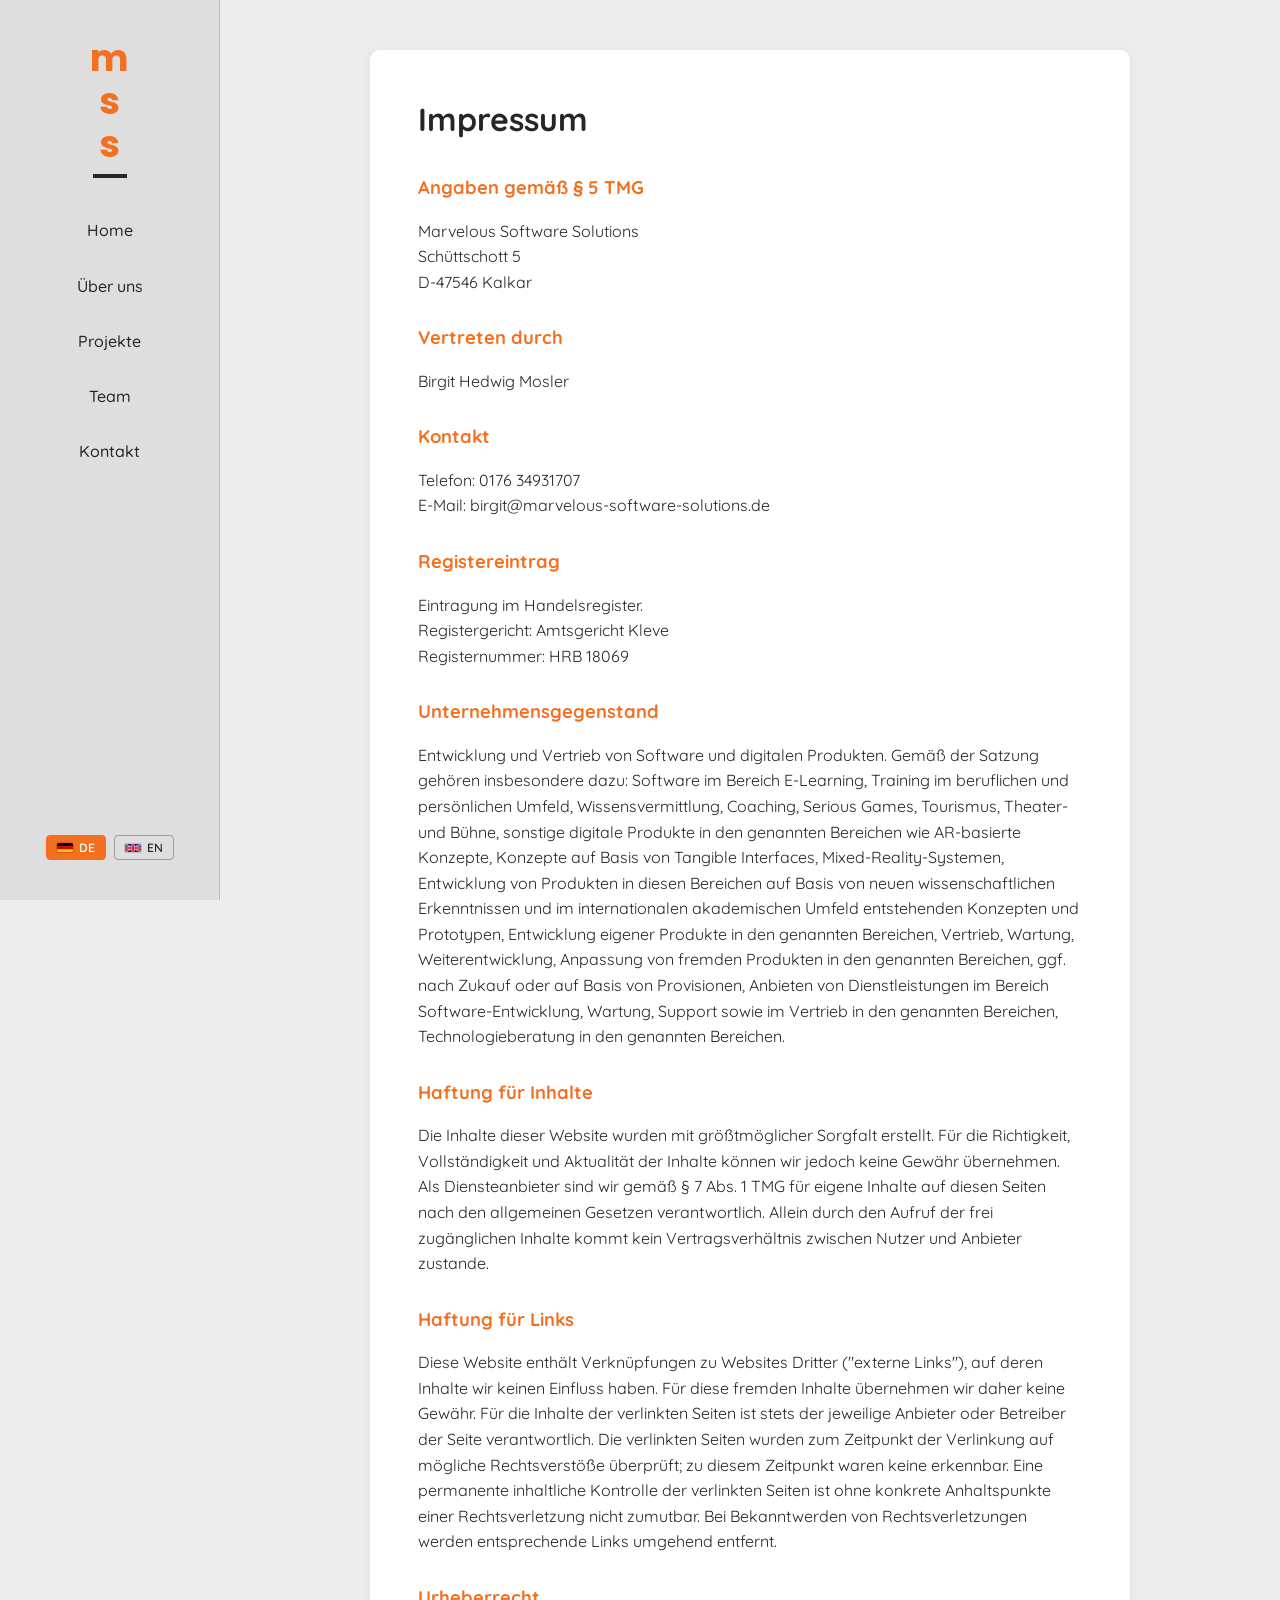
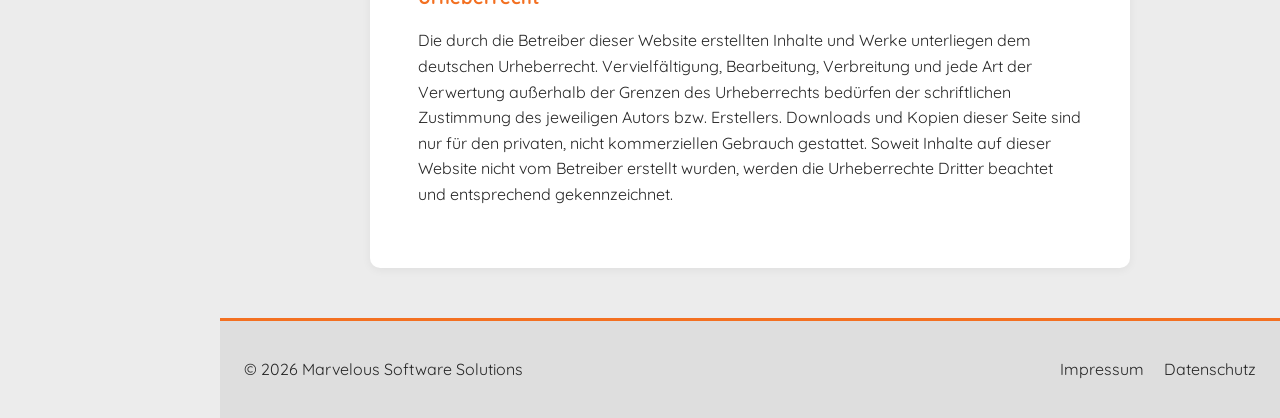
<file: impressum.html>
<!DOCTYPE html>
<html lang="de">
<head>
  <meta charset="UTF-8" />
  <meta name="viewport" content="width=device-width, initial-scale=1.0" />
  <title>Impressum — Marvelous Software Solutions</title>
  <meta name="description" content="Impressum und Anbieterkennzeichnung von Marvelous Software Solutions, Kalkar." />
  <link rel="canonical" href="https://www.marvelous-software-solutions.de/impressum" />
  <link rel="preconnect" href="https://fonts.googleapis.com" />
  <link rel="preconnect" href="https://fonts.gstatic.com" crossorigin />
  <link href="https://fonts.googleapis.com/css2?family=Poppins:wght@400;600;700;800&family=Quicksand:wght@400;500;600;700&display=swap" rel="stylesheet" />
  <link rel="stylesheet" href="css/style.css" />
</head>
<body>

  <div class="app-shell">
    <aside class="site-sidebar">
      <a href="index.html" class="sidebar-logo">
        <span class="sidebar-logo-stack">
          <span class="sidebar-logo-line">m</span>
          <span class="sidebar-logo-line">s</span>
          <span class="sidebar-logo-line">s</span>
        </span>
        <span class="sidebar-logo-underline"></span>
      </a>
      <button class="nav-toggle" aria-label="Menü öffnen" aria-expanded="false">&#9776;</button>
      <nav class="main-nav">
        <ul>
          <li><a href="index.html#home" data-text="Home" data-i18n="nav.home">Home</a></li>
          <li><a href="index.html#ueber-uns" data-text="Über uns" data-i18n="nav.ueberUns">Über uns</a></li>
          <li><a href="index.html#projekte" data-text="Projekte" data-i18n="nav.projekte">Projekte</a></li>
          <li><a href="index.html#team" data-text="Team" data-i18n="nav.team">Team</a></li>
          <li><a href="index.html#kontakt" data-text="Kontakt" data-i18n="nav.kontakt">Kontakt</a></li>
        </ul>
      </nav>
      <div class="lang-toggle">
        <button type="button" data-lang="de">
          <svg class="flag" viewBox="0 0 5 3" aria-hidden="true"><rect width="5" height="1" fill="#000"/><rect width="5" height="1" y="1" fill="#DD0000"/><rect width="5" height="1" y="2" fill="#FFCE00"/></svg>
          <span>DE</span>
        </button>
        <button type="button" data-lang="en">
          <svg class="flag" viewBox="0 0 60 30" aria-hidden="true"><rect width="60" height="30" fill="#00247d"/><g stroke="#fff" stroke-width="6"><path d="M0,0 L60,30 M60,0 L0,30"/></g><g stroke="#cf142b" stroke-width="4"><path d="M0,0 L60,30 M60,0 L0,30"/></g><g stroke="#fff" stroke-width="10"><path d="M30,0 V30 M0,15 H60"/></g><g stroke="#cf142b" stroke-width="6"><path d="M30,0 V30 M0,15 H60"/></g></svg>
          <span>EN</span>
        </button>
      </div>
    </aside>

    <div class="page-content">

  <main class="legal-page">
    <h1>Impressum</h1>

    <h2>Angaben gemäß § 5 TMG</h2>
    <p>
      Marvelous Software Solutions<br />
      Schüttschott 5<br />
      D-47546 Kalkar
    </p>

    <h2>Vertreten durch</h2>
    <p>Birgit Hedwig Mosler</p>

    <h2>Kontakt</h2>
    <p>
      Telefon: 0176 34931707<br />
      E-Mail: <a href="mailto:birgit@marvelous-software-solutions.de">birgit@marvelous-software-solutions.de</a>
    </p>

    <h2>Registereintrag</h2>
    <p>
      Eintragung im Handelsregister.<br />
      Registergericht: Amtsgericht Kleve<br />
      Registernummer: HRB 18069
    </p>

    <h2>Unternehmensgegenstand</h2>
    <p>
      Entwicklung und Vertrieb von Software und digitalen Produkten. Gemäß der Satzung gehören insbesondere
      dazu: Software im Bereich E-Learning, Training im beruflichen und persönlichen Umfeld,
      Wissensvermittlung, Coaching, Serious Games, Tourismus, Theater- und Bühne, sonstige digitale
      Produkte in den genannten Bereichen wie AR-basierte Konzepte, Konzepte auf Basis von Tangible
      Interfaces, Mixed-Reality-Systemen, Entwicklung von Produkten in diesen Bereichen auf Basis von
      neuen wissenschaftlichen Erkenntnissen und im internationalen akademischen Umfeld entstehenden
      Konzepten und Prototypen, Entwicklung eigener Produkte in den genannten Bereichen, Vertrieb, Wartung,
      Weiterentwicklung, Anpassung von fremden Produkten in den genannten Bereichen, ggf. nach Zukauf oder
      auf Basis von Provisionen, Anbieten von Dienstleistungen im Bereich Software-Entwicklung, Wartung,
      Support sowie im Vertrieb in den genannten Bereichen, Technologieberatung in den genannten Bereichen.
    </p>

    <h2>Haftung für Inhalte</h2>
    <p>
      Die Inhalte dieser Website wurden mit größtmöglicher Sorgfalt erstellt. Für die Richtigkeit,
      Vollständigkeit und Aktualität der Inhalte können wir jedoch keine Gewähr übernehmen. Als
      Diensteanbieter sind wir gemäß § 7 Abs. 1 TMG für eigene Inhalte auf diesen Seiten nach den
      allgemeinen Gesetzen verantwortlich. Allein durch den Aufruf der frei zugänglichen Inhalte kommt
      kein Vertragsverhältnis zwischen Nutzer und Anbieter zustande.
    </p>

    <h2>Haftung für Links</h2>
    <p>
      Diese Website enthält Verknüpfungen zu Websites Dritter ("externe Links"), auf deren Inhalte wir
      keinen Einfluss haben. Für diese fremden Inhalte übernehmen wir daher keine Gewähr. Für die Inhalte
      der verlinkten Seiten ist stets der jeweilige Anbieter oder Betreiber der Seite verantwortlich. Die
      verlinkten Seiten wurden zum Zeitpunkt der Verlinkung auf mögliche Rechtsverstöße überprüft; zu
      diesem Zeitpunkt waren keine erkennbar. Eine permanente inhaltliche Kontrolle der verlinkten Seiten
      ist ohne konkrete Anhaltspunkte einer Rechtsverletzung nicht zumutbar. Bei Bekanntwerden von
      Rechtsverletzungen werden entsprechende Links umgehend entfernt.
    </p>

    <h2>Urheberrecht</h2>
    <p>
      Die durch die Betreiber dieser Website erstellten Inhalte und Werke unterliegen dem deutschen
      Urheberrecht. Vervielfältigung, Bearbeitung, Verbreitung und jede Art der Verwertung außerhalb der
      Grenzen des Urheberrechts bedürfen der schriftlichen Zustimmung des jeweiligen Autors bzw.
      Erstellers. Downloads und Kopien dieser Seite sind nur für den privaten, nicht kommerziellen
      Gebrauch gestattet. Soweit Inhalte auf dieser Website nicht vom Betreiber erstellt wurden, werden
      die Urheberrechte Dritter beachtet und entsprechend gekennzeichnet.
    </p>

  </main>

  <footer class="site-footer">
    <div class="container">
      <span>&copy; <span id="year"></span> Marvelous Software Solutions</span>
      <ul class="footer-links">
        <li><a href="impressum.html" data-i18n="footer.impressum">Impressum</a></li>
        <li><a href="datenschutz.html" data-i18n="footer.datenschutz">Datenschutz</a></li>
      </ul>
    </div>
  </footer>

    </div>
  </div>

  <script src="js/main.js"></script>
  <script src="js/i18n.js"></script>
</body>
</html>
</file>
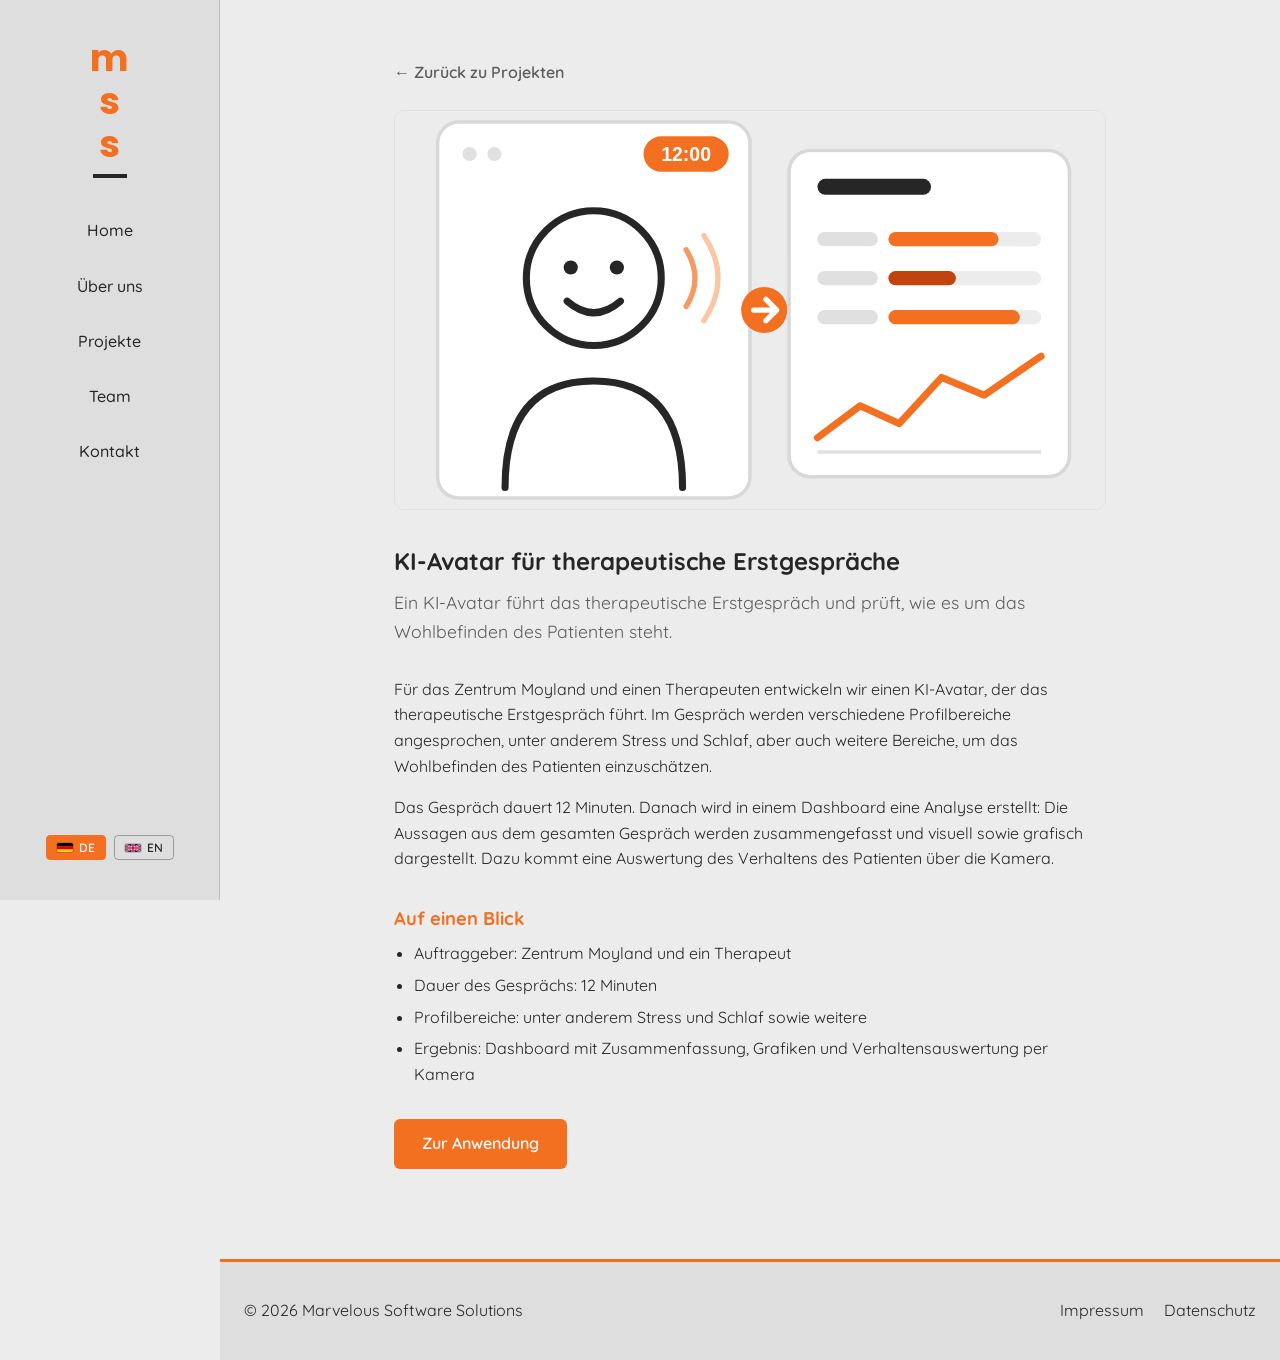
<file: projekt-a.html>
<!DOCTYPE html>
<html lang="de">
<head>
  <meta charset="UTF-8" />
  <meta name="viewport" content="width=device-width, initial-scale=1.0" />
  <title>KI-Avatar Erstgespräch — Marvelous Software Solutions</title>
  <meta name="description" content="Ein KI-Avatar führt das therapeutische Erstgespräch und erfasst in 12 Minuten das Wohlbefinden. Entwickelt für das Zentrum Moyland." />
  <link rel="canonical" href="https://www.marvelous-software-solutions.de/projekt-a" />
  <meta property="og:type" content="article" />
  <meta property="og:site_name" content="Marvelous Software Solutions" />
  <meta property="og:locale" content="de_DE" />
  <meta property="og:title" content="KI-Avatar für therapeutische Erstgespräche" />
  <meta property="og:description" content="Ein KI-Avatar führt das therapeutische Erstgespräch und erfasst in 12 Minuten das Wohlbefinden. Entwickelt für das Zentrum Moyland." />
  <meta property="og:url" content="https://www.marvelous-software-solutions.de/projekt-a" />
  <link rel="preconnect" href="https://fonts.googleapis.com" />
  <link rel="preconnect" href="https://fonts.gstatic.com" crossorigin />
  <link href="https://fonts.googleapis.com/css2?family=Poppins:wght@400;600;700;800&family=Quicksand:wght@400;500;600;700&display=swap" rel="stylesheet" />
  <link rel="stylesheet" href="css/style.css" />
</head>
<body>

  <div class="app-shell">
    <aside class="site-sidebar">
      <a href="index.html" class="sidebar-logo">
        <span class="sidebar-logo-stack">
          <span class="sidebar-logo-line">m</span>
          <span class="sidebar-logo-line">s</span>
          <span class="sidebar-logo-line">s</span>
        </span>
        <span class="sidebar-logo-underline"></span>
      </a>
      <button class="nav-toggle" aria-label="Menü öffnen" aria-expanded="false">&#9776;</button>
      <nav class="main-nav">
        <ul>
          <li><a href="index.html#home" data-text="Home" data-i18n="nav.home">Home</a></li>
          <li><a href="index.html#ueber-uns" data-text="Über uns" data-i18n="nav.ueberUns">Über uns</a></li>
          <li><a href="index.html#projekte" data-text="Projekte" data-i18n="nav.projekte">Projekte</a></li>
          <li><a href="index.html#team" data-text="Team" data-i18n="nav.team">Team</a></li>
          <li><a href="index.html#kontakt" data-text="Kontakt" data-i18n="nav.kontakt">Kontakt</a></li>
        </ul>
      </nav>
      <div class="lang-toggle">
        <button type="button" data-lang="de">
          <svg class="flag" viewBox="0 0 5 3" aria-hidden="true"><rect width="5" height="1" fill="#000"/><rect width="5" height="1" y="1" fill="#DD0000"/><rect width="5" height="1" y="2" fill="#FFCE00"/></svg>
          <span>DE</span>
        </button>
        <button type="button" data-lang="en">
          <svg class="flag" viewBox="0 0 60 30" aria-hidden="true"><rect width="60" height="30" fill="#00247d"/><g stroke="#fff" stroke-width="6"><path d="M0,0 L60,30 M60,0 L0,30"/></g><g stroke="#cf142b" stroke-width="4"><path d="M0,0 L60,30 M60,0 L0,30"/></g><g stroke="#fff" stroke-width="10"><path d="M30,0 V30 M0,15 H60"/></g><g stroke="#cf142b" stroke-width="6"><path d="M30,0 V30 M0,15 H60"/></g></svg>
          <span>EN</span>
        </button>
      </div>
    </aside>

    <div class="page-content">

  <section class="section project-page">
    <div class="container">
      <a href="index.html#projekte" class="back-link" data-i18n="project.back">← Zurück zu Projekten</a>
      <div class="project-hero-image">
        <img src="assets/projekte/project-a.svg" alt="" />
      </div>
      <h1 data-i18n="projectA.title">KI-Avatar für therapeutische Erstgespräche</h1>
      <p class="project-summary" data-i18n="projectA.summary">Ein KI-Avatar führt das therapeutische Erstgespräch und prüft, wie es um das Wohlbefinden des Patienten steht.</p>
      <p data-i18n="projectA.p1">
        Für das Zentrum Moyland und einen Therapeuten entwickeln wir einen KI-Avatar, der das therapeutische Erstgespräch führt. Im Gespräch werden verschiedene Profilbereiche angesprochen, unter anderem Stress und Schlaf, aber auch weitere Bereiche, um das Wohlbefinden des Patienten einzuschätzen.
      </p>
      <p data-i18n="projectA.p2">
        Das Gespräch dauert 12 Minuten. Danach wird in einem Dashboard eine Analyse erstellt: Die Aussagen aus dem gesamten Gespräch werden zusammengefasst und visuell sowie grafisch dargestellt. Dazu kommt eine Auswertung des Verhaltens des Patienten über die Kamera.
      </p>
      <h2 class="facts-title" data-i18n="projectA.factsTitle">Auf einen Blick</h2>
      <ul class="project-facts">
        <li data-i18n="projectA.factClient">Auftraggeber: Zentrum Moyland und ein Therapeut</li>
        <li data-i18n="projectA.factDuration">Dauer des Gesprächs: 12 Minuten</li>
        <li data-i18n="projectA.factTopics">Profilbereiche: unter anderem Stress und Schlaf sowie weitere</li>
        <li data-i18n="projectA.factResult">Ergebnis: Dashboard mit Zusammenfassung, Grafiken und Verhaltensauswertung per Kamera</li>
      </ul>
      <a class="btn project-cta" href="https://avatar-sandy-mu.vercel.app/login" target="_blank" rel="noopener noreferrer" data-i18n="projectA.cta">Zur Anwendung</a>
    </div>
  </section>

  <footer class="site-footer">
    <div class="container">
      <span>&copy; <span id="year"></span> Marvelous Software Solutions</span>
      <ul class="footer-links">
        <li><a href="impressum.html" data-i18n="footer.impressum">Impressum</a></li>
        <li><a href="datenschutz.html" data-i18n="footer.datenschutz">Datenschutz</a></li>
      </ul>
    </div>
  </footer>

    </div>
  </div>

  <script src="js/main.js"></script>
  <script src="js/i18n.js"></script>
</body>
</html>
</file>
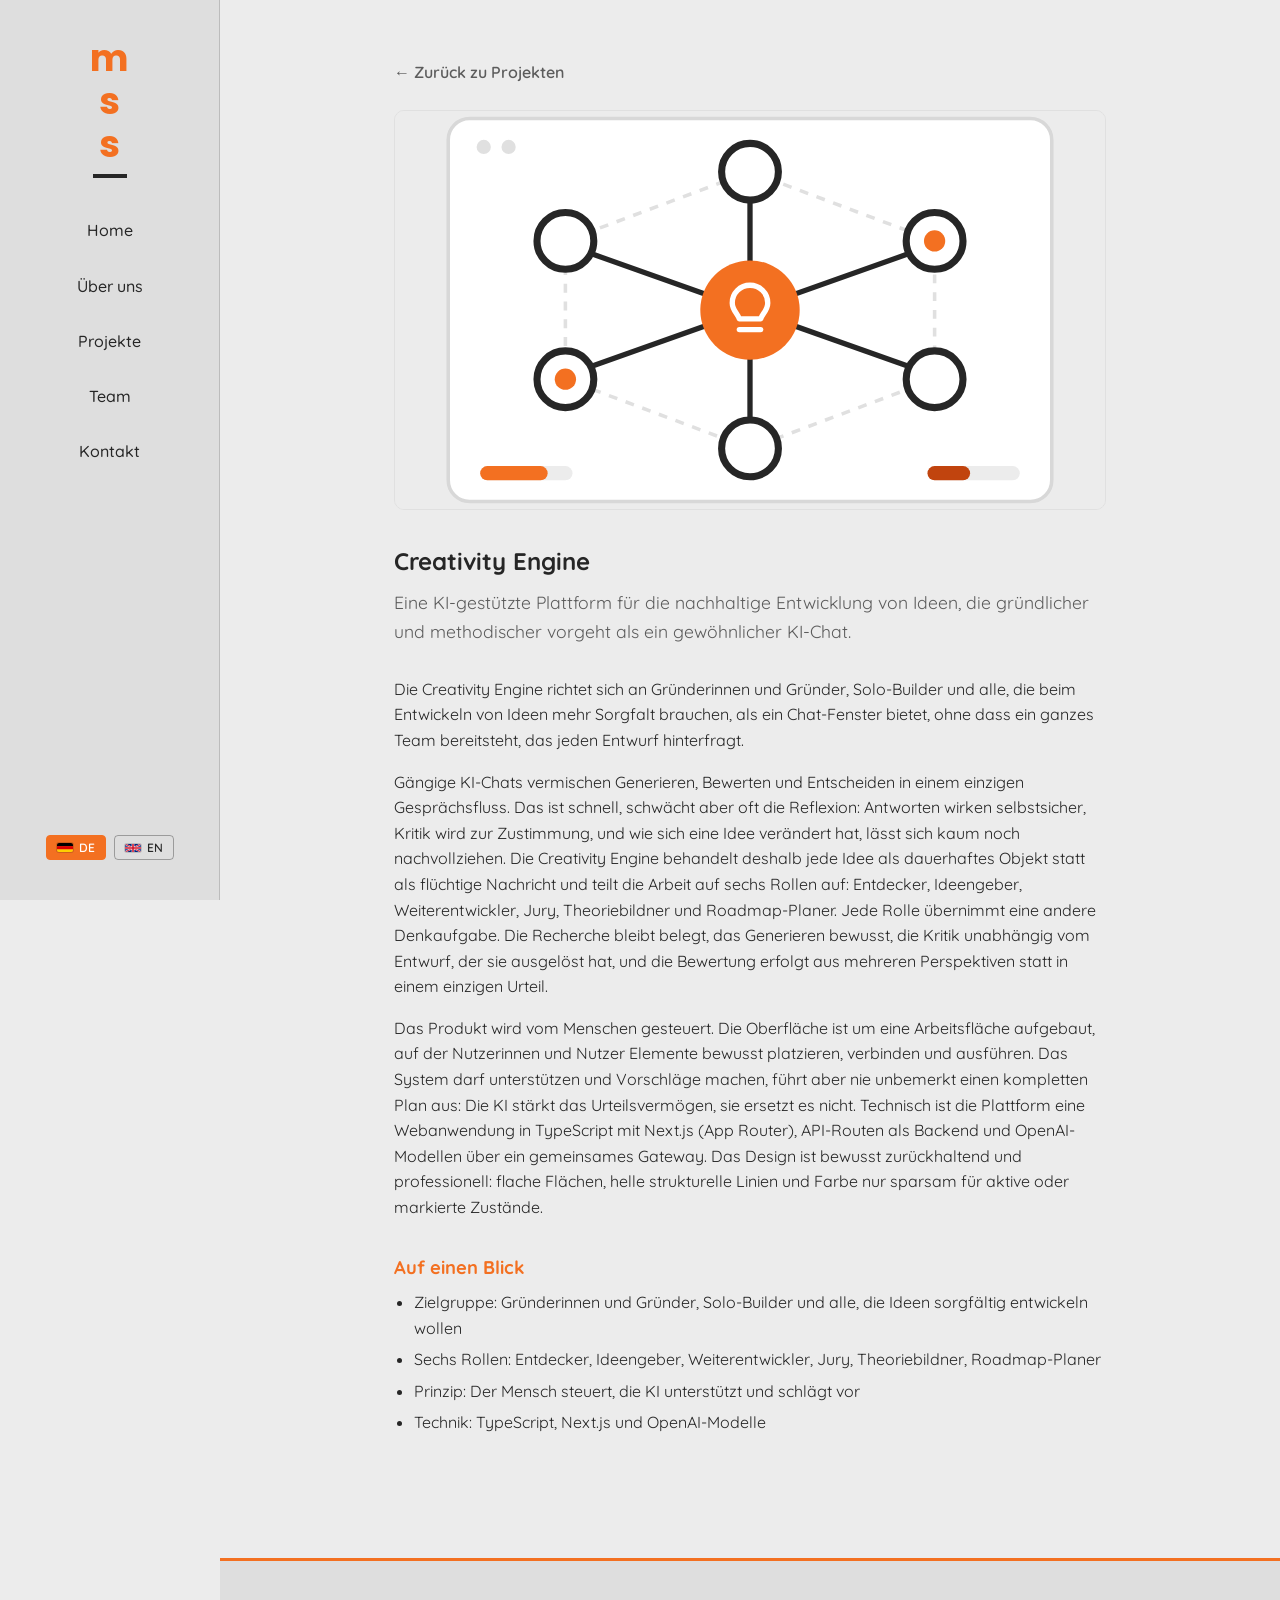
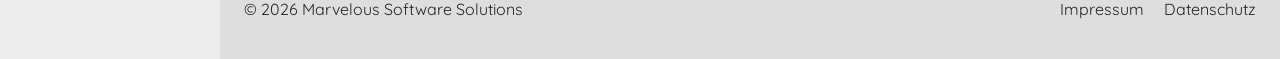
<file: projekt-b.html>
<!DOCTYPE html>
<html lang="de">
<head>
  <meta charset="UTF-8" />
  <meta name="viewport" content="width=device-width, initial-scale=1.0" />
  <title>Creativity Engine — Marvelous Software Solutions</title>
  <meta name="description" content="Creativity Engine: KI-gestützte Plattform für die nachhaltige Entwicklung von Ideen, mit sechs getrennten Rollen von der Recherche bis zur Roadmap." />
  <link rel="canonical" href="https://www.marvelous-software-solutions.de/projekt-b" />
  <meta property="og:type" content="article" />
  <meta property="og:site_name" content="Marvelous Software Solutions" />
  <meta property="og:locale" content="de_DE" />
  <meta property="og:title" content="Creativity Engine" />
  <meta property="og:description" content="Creativity Engine: KI-gestützte Plattform für die nachhaltige Entwicklung von Ideen, mit sechs getrennten Rollen von der Recherche bis zur Roadmap." />
  <meta property="og:url" content="https://www.marvelous-software-solutions.de/projekt-b" />
  <link rel="preconnect" href="https://fonts.googleapis.com" />
  <link rel="preconnect" href="https://fonts.gstatic.com" crossorigin />
  <link href="https://fonts.googleapis.com/css2?family=Poppins:wght@400;600;700;800&family=Quicksand:wght@400;500;600;700&display=swap" rel="stylesheet" />
  <link rel="stylesheet" href="css/style.css" />
</head>
<body>

  <div class="app-shell">
    <aside class="site-sidebar">
      <a href="index.html" class="sidebar-logo">
        <span class="sidebar-logo-stack">
          <span class="sidebar-logo-line">m</span>
          <span class="sidebar-logo-line">s</span>
          <span class="sidebar-logo-line">s</span>
        </span>
        <span class="sidebar-logo-underline"></span>
      </a>
      <button class="nav-toggle" aria-label="Menü öffnen" aria-expanded="false">&#9776;</button>
      <nav class="main-nav">
        <ul>
          <li><a href="index.html#home" data-text="Home" data-i18n="nav.home">Home</a></li>
          <li><a href="index.html#ueber-uns" data-text="Über uns" data-i18n="nav.ueberUns">Über uns</a></li>
          <li><a href="index.html#projekte" data-text="Projekte" data-i18n="nav.projekte">Projekte</a></li>
          <li><a href="index.html#team" data-text="Team" data-i18n="nav.team">Team</a></li>
          <li><a href="index.html#kontakt" data-text="Kontakt" data-i18n="nav.kontakt">Kontakt</a></li>
        </ul>
      </nav>
      <div class="lang-toggle">
        <button type="button" data-lang="de">
          <svg class="flag" viewBox="0 0 5 3" aria-hidden="true"><rect width="5" height="1" fill="#000"/><rect width="5" height="1" y="1" fill="#DD0000"/><rect width="5" height="1" y="2" fill="#FFCE00"/></svg>
          <span>DE</span>
        </button>
        <button type="button" data-lang="en">
          <svg class="flag" viewBox="0 0 60 30" aria-hidden="true"><rect width="60" height="30" fill="#00247d"/><g stroke="#fff" stroke-width="6"><path d="M0,0 L60,30 M60,0 L0,30"/></g><g stroke="#cf142b" stroke-width="4"><path d="M0,0 L60,30 M60,0 L0,30"/></g><g stroke="#fff" stroke-width="10"><path d="M30,0 V30 M0,15 H60"/></g><g stroke="#cf142b" stroke-width="6"><path d="M30,0 V30 M0,15 H60"/></g></svg>
          <span>EN</span>
        </button>
      </div>
    </aside>

    <div class="page-content">

  <section class="section project-page">
    <div class="container">
      <a href="index.html#projekte" class="back-link" data-i18n="project.back">← Zurück zu Projekten</a>
      <div class="project-hero-image">
        <img src="assets/projekte/project-b.svg" alt="" />
      </div>
      <h1 data-i18n="projectB.title">Creativity Engine</h1>
      <p class="project-summary" data-i18n="projectB.summary">Eine KI-gestützte Plattform für die nachhaltige Entwicklung von Ideen, die gründlicher und methodischer vorgeht als ein gewöhnlicher KI-Chat.</p>
      <p data-i18n="projectB.p1">
        Die Creativity Engine richtet sich an Gründerinnen und Gründer, Solo-Builder und alle, die beim Entwickeln von Ideen mehr Sorgfalt brauchen, als ein Chat-Fenster bietet, ohne dass ein ganzes Team bereitsteht, das jeden Entwurf hinterfragt.
      </p>
      <p data-i18n="projectB.p2">
        Gängige KI-Chats vermischen Generieren, Bewerten und Entscheiden in einem einzigen Gesprächsfluss. Das ist schnell, schwächt aber oft die Reflexion: Antworten wirken selbstsicher, Kritik wird zur Zustimmung, und wie sich eine Idee verändert hat, lässt sich kaum noch nachvollziehen. Die Creativity Engine behandelt deshalb jede Idee als dauerhaftes Objekt statt als flüchtige Nachricht und teilt die Arbeit auf sechs Rollen auf: Entdecker, Ideengeber, Weiterentwickler, Jury, Theoriebildner und Roadmap-Planer. Jede Rolle übernimmt eine andere Denkaufgabe. Die Recherche bleibt belegt, das Generieren bewusst, die Kritik unabhängig vom Entwurf, der sie ausgelöst hat, und die Bewertung erfolgt aus mehreren Perspektiven statt in einem einzigen Urteil.
      </p>
      <p data-i18n="projectB.p3">
        Das Produkt wird vom Menschen gesteuert. Die Oberfläche ist um eine Arbeitsfläche aufgebaut, auf der Nutzerinnen und Nutzer Elemente bewusst platzieren, verbinden und ausführen. Das System darf unterstützen und Vorschläge machen, führt aber nie unbemerkt einen kompletten Plan aus: Die KI stärkt das Urteilsvermögen, sie ersetzt es nicht. Technisch ist die Plattform eine Webanwendung in TypeScript mit Next.js (App Router), API-Routen als Backend und OpenAI-Modellen über ein gemeinsames Gateway. Das Design ist bewusst zurückhaltend und professionell: flache Flächen, helle strukturelle Linien und Farbe nur sparsam für aktive oder markierte Zustände.
      </p>
      <h2 class="facts-title" data-i18n="project.factsTitle">Auf einen Blick</h2>
      <ul class="project-facts">
        <li data-i18n="projectB.fact1">Zielgruppe: Gründerinnen und Gründer, Solo-Builder und alle, die Ideen sorgfältig entwickeln wollen</li>
        <li data-i18n="projectB.fact2">Sechs Rollen: Entdecker, Ideengeber, Weiterentwickler, Jury, Theoriebildner, Roadmap-Planer</li>
        <li data-i18n="projectB.fact3">Prinzip: Der Mensch steuert, die KI unterstützt und schlägt vor</li>
        <li data-i18n="projectB.fact4">Technik: TypeScript, Next.js und OpenAI-Modelle</li>
      </ul>
    </div>
  </section>

  <footer class="site-footer">
    <div class="container">
      <span>&copy; <span id="year"></span> Marvelous Software Solutions</span>
      <ul class="footer-links">
        <li><a href="impressum.html" data-i18n="footer.impressum">Impressum</a></li>
        <li><a href="datenschutz.html" data-i18n="footer.datenschutz">Datenschutz</a></li>
      </ul>
    </div>
  </footer>

    </div>
  </div>

  <script src="js/main.js"></script>
  <script src="js/i18n.js"></script>
</body>
</html>
</file>
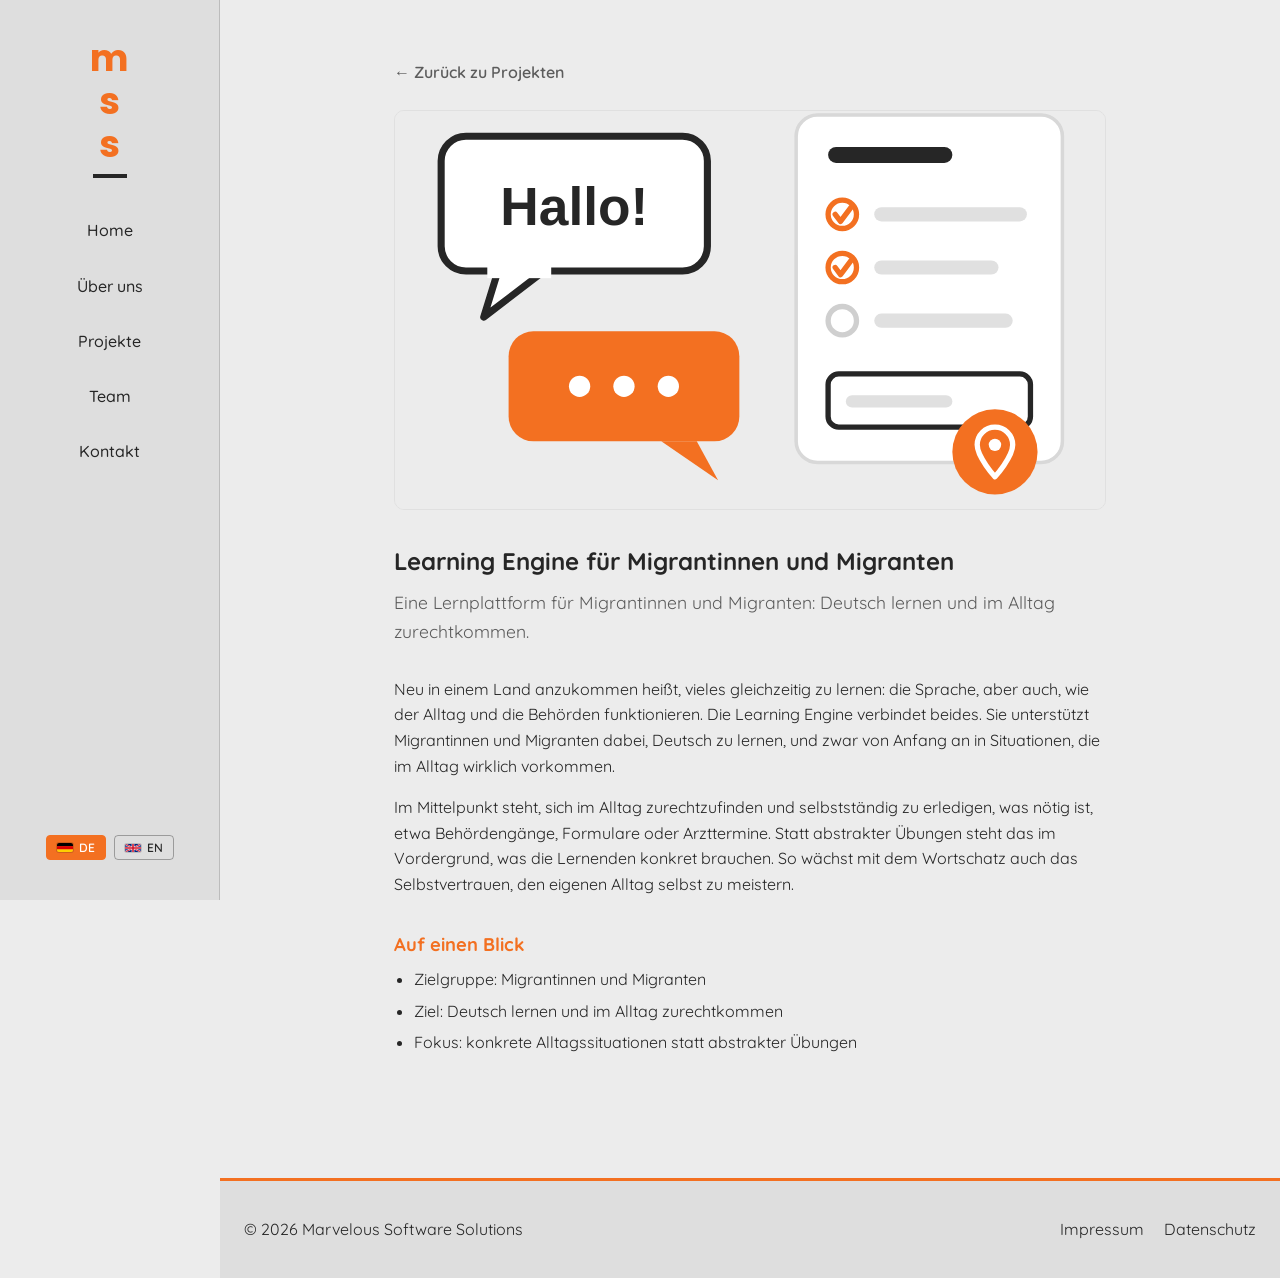
<file: projekt-c.html>
<!DOCTYPE html>
<html lang="de">
<head>
  <meta charset="UTF-8" />
  <meta name="viewport" content="width=device-width, initial-scale=1.0" />
  <title>Learning Engine für Migrantinnen und Migranten — Marvelous Software Solutions</title>
  <meta name="description" content="Learning Engine für Migrantinnen und Migranten: Deutsch lernen und sich im Alltag zurechtfinden, von Behördengängen bis Arztterminen." />
  <link rel="canonical" href="https://www.marvelous-software-solutions.de/projekt-c" />
  <meta property="og:type" content="article" />
  <meta property="og:site_name" content="Marvelous Software Solutions" />
  <meta property="og:locale" content="de_DE" />
  <meta property="og:title" content="Learning Engine für Migrantinnen und Migranten" />
  <meta property="og:description" content="Learning Engine für Migrantinnen und Migranten: Deutsch lernen und sich im Alltag zurechtfinden, von Behördengängen bis Arztterminen." />
  <meta property="og:url" content="https://www.marvelous-software-solutions.de/projekt-c" />
  <link rel="preconnect" href="https://fonts.googleapis.com" />
  <link rel="preconnect" href="https://fonts.gstatic.com" crossorigin />
  <link href="https://fonts.googleapis.com/css2?family=Poppins:wght@400;600;700;800&family=Quicksand:wght@400;500;600;700&display=swap" rel="stylesheet" />
  <link rel="stylesheet" href="css/style.css" />
</head>
<body>

  <div class="app-shell">
    <aside class="site-sidebar">
      <a href="index.html" class="sidebar-logo">
        <span class="sidebar-logo-stack">
          <span class="sidebar-logo-line">m</span>
          <span class="sidebar-logo-line">s</span>
          <span class="sidebar-logo-line">s</span>
        </span>
        <span class="sidebar-logo-underline"></span>
      </a>
      <button class="nav-toggle" aria-label="Menü öffnen" aria-expanded="false">&#9776;</button>
      <nav class="main-nav">
        <ul>
          <li><a href="index.html#home" data-text="Home" data-i18n="nav.home">Home</a></li>
          <li><a href="index.html#ueber-uns" data-text="Über uns" data-i18n="nav.ueberUns">Über uns</a></li>
          <li><a href="index.html#projekte" data-text="Projekte" data-i18n="nav.projekte">Projekte</a></li>
          <li><a href="index.html#team" data-text="Team" data-i18n="nav.team">Team</a></li>
          <li><a href="index.html#kontakt" data-text="Kontakt" data-i18n="nav.kontakt">Kontakt</a></li>
        </ul>
      </nav>
      <div class="lang-toggle">
        <button type="button" data-lang="de">
          <svg class="flag" viewBox="0 0 5 3" aria-hidden="true"><rect width="5" height="1" fill="#000"/><rect width="5" height="1" y="1" fill="#DD0000"/><rect width="5" height="1" y="2" fill="#FFCE00"/></svg>
          <span>DE</span>
        </button>
        <button type="button" data-lang="en">
          <svg class="flag" viewBox="0 0 60 30" aria-hidden="true"><rect width="60" height="30" fill="#00247d"/><g stroke="#fff" stroke-width="6"><path d="M0,0 L60,30 M60,0 L0,30"/></g><g stroke="#cf142b" stroke-width="4"><path d="M0,0 L60,30 M60,0 L0,30"/></g><g stroke="#fff" stroke-width="10"><path d="M30,0 V30 M0,15 H60"/></g><g stroke="#cf142b" stroke-width="6"><path d="M30,0 V30 M0,15 H60"/></g></svg>
          <span>EN</span>
        </button>
      </div>
    </aside>

    <div class="page-content">

  <section class="section project-page">
    <div class="container">
      <a href="index.html#projekte" class="back-link" data-i18n="project.back">← Zurück zu Projekten</a>
      <div class="project-hero-image">
        <img src="assets/projekte/project-c.svg" alt="" />
      </div>
      <h1 data-i18n="projectC.title">Learning Engine für Migrantinnen und Migranten</h1>
      <p class="project-summary" data-i18n="projectC.summary">Eine Lernplattform für Migrantinnen und Migranten: Deutsch lernen und im Alltag zurechtkommen.</p>
      <p data-i18n="projectC.p1">
        Neu in einem Land anzukommen heißt, vieles gleichzeitig zu lernen: die Sprache, aber auch, wie der Alltag und die Behörden funktionieren. Die Learning Engine verbindet beides. Sie unterstützt Migrantinnen und Migranten dabei, Deutsch zu lernen, und zwar von Anfang an in Situationen, die im Alltag wirklich vorkommen.
      </p>
      <p data-i18n="projectC.p2">
        Im Mittelpunkt steht, sich im Alltag zurechtzufinden und selbstständig zu erledigen, was nötig ist, etwa Behördengänge, Formulare oder Arzttermine. Statt abstrakter Übungen steht das im Vordergrund, was die Lernenden konkret brauchen. So wächst mit dem Wortschatz auch das Selbstvertrauen, den eigenen Alltag selbst zu meistern.
      </p>
      <h2 class="facts-title" data-i18n="project.factsTitle">Auf einen Blick</h2>
      <ul class="project-facts">
        <li data-i18n="projectC.fact1">Zielgruppe: Migrantinnen und Migranten</li>
        <li data-i18n="projectC.fact2">Ziel: Deutsch lernen und im Alltag zurechtkommen</li>
        <li data-i18n="projectC.fact3">Fokus: konkrete Alltagssituationen statt abstrakter Übungen</li>
      </ul>
    </div>
  </section>

  <footer class="site-footer">
    <div class="container">
      <span>&copy; <span id="year"></span> Marvelous Software Solutions</span>
      <ul class="footer-links">
        <li><a href="impressum.html" data-i18n="footer.impressum">Impressum</a></li>
        <li><a href="datenschutz.html" data-i18n="footer.datenschutz">Datenschutz</a></li>
      </ul>
    </div>
  </footer>

    </div>
  </div>

  <script src="js/main.js"></script>
  <script src="js/i18n.js"></script>
</body>
</html>
</file>
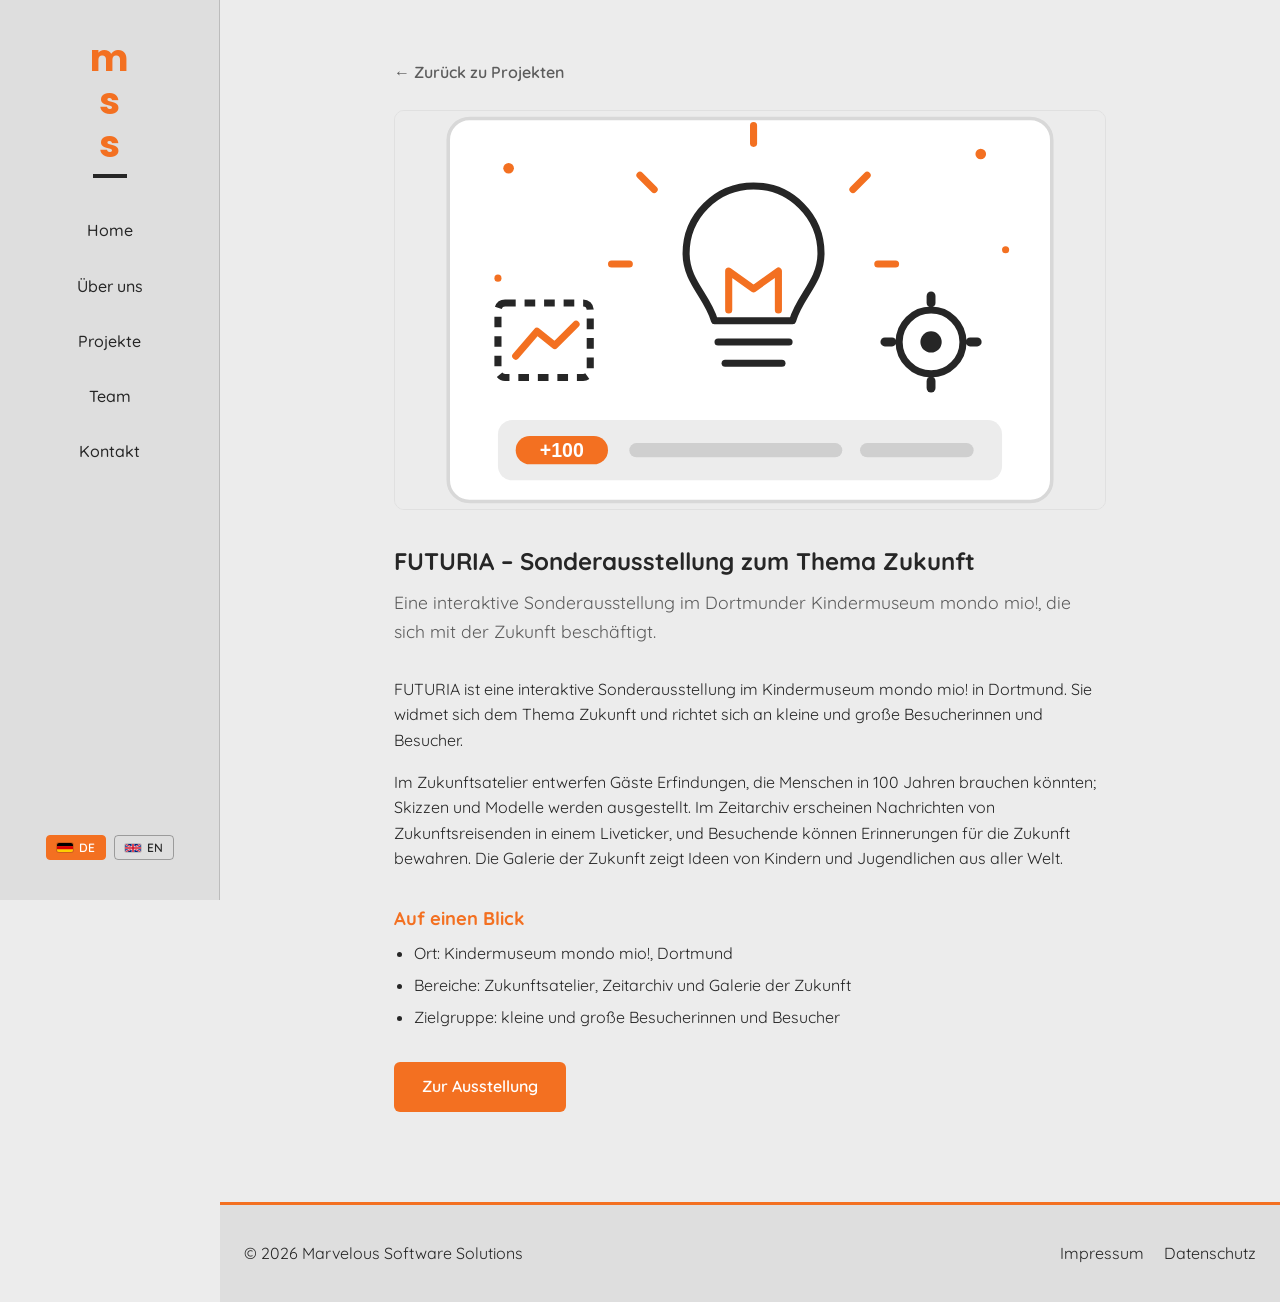
<file: projekt-d.html>
<!DOCTYPE html>
<html lang="de">
<head>
  <meta charset="UTF-8" />
  <meta name="viewport" content="width=device-width, initial-scale=1.0" />
  <title>FUTURIA – Sonderausstellung zum Thema Zukunft — Marvelous Software Solutions</title>
  <meta name="description" content="FUTURIA: interaktive Sonderausstellung zum Thema Zukunft im Kindermuseum mondo mio! in Dortmund mit Zukunftsatelier, Zeitarchiv und Galerie der Zukunft." />
  <link rel="canonical" href="https://www.marvelous-software-solutions.de/projekt-d" />
  <meta property="og:type" content="article" />
  <meta property="og:site_name" content="Marvelous Software Solutions" />
  <meta property="og:locale" content="de_DE" />
  <meta property="og:title" content="FUTURIA – Sonderausstellung zum Thema Zukunft" />
  <meta property="og:description" content="FUTURIA: interaktive Sonderausstellung zum Thema Zukunft im Kindermuseum mondo mio! in Dortmund mit Zukunftsatelier, Zeitarchiv und Galerie der Zukunft." />
  <meta property="og:url" content="https://www.marvelous-software-solutions.de/projekt-d" />
  <link rel="preconnect" href="https://fonts.googleapis.com" />
  <link rel="preconnect" href="https://fonts.gstatic.com" crossorigin />
  <link href="https://fonts.googleapis.com/css2?family=Poppins:wght@400;600;700;800&family=Quicksand:wght@400;500;600;700&display=swap" rel="stylesheet" />
  <link rel="stylesheet" href="css/style.css" />
</head>
<body>

  <div class="app-shell">
    <aside class="site-sidebar">
      <a href="index.html" class="sidebar-logo">
        <span class="sidebar-logo-stack">
          <span class="sidebar-logo-line">m</span>
          <span class="sidebar-logo-line">s</span>
          <span class="sidebar-logo-line">s</span>
        </span>
        <span class="sidebar-logo-underline"></span>
      </a>
      <button class="nav-toggle" aria-label="Menü öffnen" aria-expanded="false">&#9776;</button>
      <nav class="main-nav">
        <ul>
          <li><a href="index.html#home" data-text="Home" data-i18n="nav.home">Home</a></li>
          <li><a href="index.html#ueber-uns" data-text="Über uns" data-i18n="nav.ueberUns">Über uns</a></li>
          <li><a href="index.html#projekte" data-text="Projekte" data-i18n="nav.projekte">Projekte</a></li>
          <li><a href="index.html#team" data-text="Team" data-i18n="nav.team">Team</a></li>
          <li><a href="index.html#kontakt" data-text="Kontakt" data-i18n="nav.kontakt">Kontakt</a></li>
        </ul>
      </nav>
      <div class="lang-toggle">
        <button type="button" data-lang="de">
          <svg class="flag" viewBox="0 0 5 3" aria-hidden="true"><rect width="5" height="1" fill="#000"/><rect width="5" height="1" y="1" fill="#DD0000"/><rect width="5" height="1" y="2" fill="#FFCE00"/></svg>
          <span>DE</span>
        </button>
        <button type="button" data-lang="en">
          <svg class="flag" viewBox="0 0 60 30" aria-hidden="true"><rect width="60" height="30" fill="#00247d"/><g stroke="#fff" stroke-width="6"><path d="M0,0 L60,30 M60,0 L0,30"/></g><g stroke="#cf142b" stroke-width="4"><path d="M0,0 L60,30 M60,0 L0,30"/></g><g stroke="#fff" stroke-width="10"><path d="M30,0 V30 M0,15 H60"/></g><g stroke="#cf142b" stroke-width="6"><path d="M30,0 V30 M0,15 H60"/></g></svg>
          <span>EN</span>
        </button>
      </div>
    </aside>

    <div class="page-content">

  <section class="section project-page">
    <div class="container">
      <a href="index.html#projekte" class="back-link" data-i18n="project.back">← Zurück zu Projekten</a>
      <div class="project-hero-image">
        <img src="assets/projekte/project-d.svg" alt="" />
      </div>
      <h1 data-i18n="projectD.title">FUTURIA – Sonderausstellung zum Thema Zukunft</h1>
      <p class="project-summary" data-i18n="projectD.summary">Eine interaktive Sonderausstellung im Dortmunder Kindermuseum mondo mio!, die sich mit der Zukunft beschäftigt.</p>
      <p data-i18n="projectD.p1">
        FUTURIA ist eine interaktive Sonderausstellung im Kindermuseum mondo mio! in Dortmund. Sie widmet sich dem Thema Zukunft und richtet sich an kleine und große Besucherinnen und Besucher.
      </p>
      <p data-i18n="projectD.p2">
        Im Zukunftsatelier entwerfen Gäste Erfindungen, die Menschen in 100 Jahren brauchen könnten; Skizzen und Modelle werden ausgestellt. Im Zeitarchiv erscheinen Nachrichten von Zukunftsreisenden in einem Liveticker, und Besuchende können Erinnerungen für die Zukunft bewahren. Die Galerie der Zukunft zeigt Ideen von Kindern und Jugendlichen aus aller Welt.
      </p>
      <h2 class="facts-title" data-i18n="project.factsTitle">Auf einen Blick</h2>
      <ul class="project-facts">
        <li data-i18n="projectD.fact1">Ort: Kindermuseum mondo mio!, Dortmund</li>
        <li data-i18n="projectD.fact2">Bereiche: Zukunftsatelier, Zeitarchiv und Galerie der Zukunft</li>
        <li data-i18n="projectD.fact3">Zielgruppe: kleine und große Besucherinnen und Besucher</li>
      </ul>
      <a class="btn project-cta" href="https://www.mondomio.de/ausstellungen/sonderausstellungen/sonderausstellung-futuria/" target="_blank" rel="noopener noreferrer" data-i18n="projectD.cta">Zur Ausstellung</a>
    </div>
  </section>

  <footer class="site-footer">
    <div class="container">
      <span>&copy; <span id="year"></span> Marvelous Software Solutions</span>
      <ul class="footer-links">
        <li><a href="impressum.html" data-i18n="footer.impressum">Impressum</a></li>
        <li><a href="datenschutz.html" data-i18n="footer.datenschutz">Datenschutz</a></li>
      </ul>
    </div>
  </footer>

    </div>
  </div>

  <script src="js/main.js"></script>
  <script src="js/i18n.js"></script>
</body>
</html>
</file>
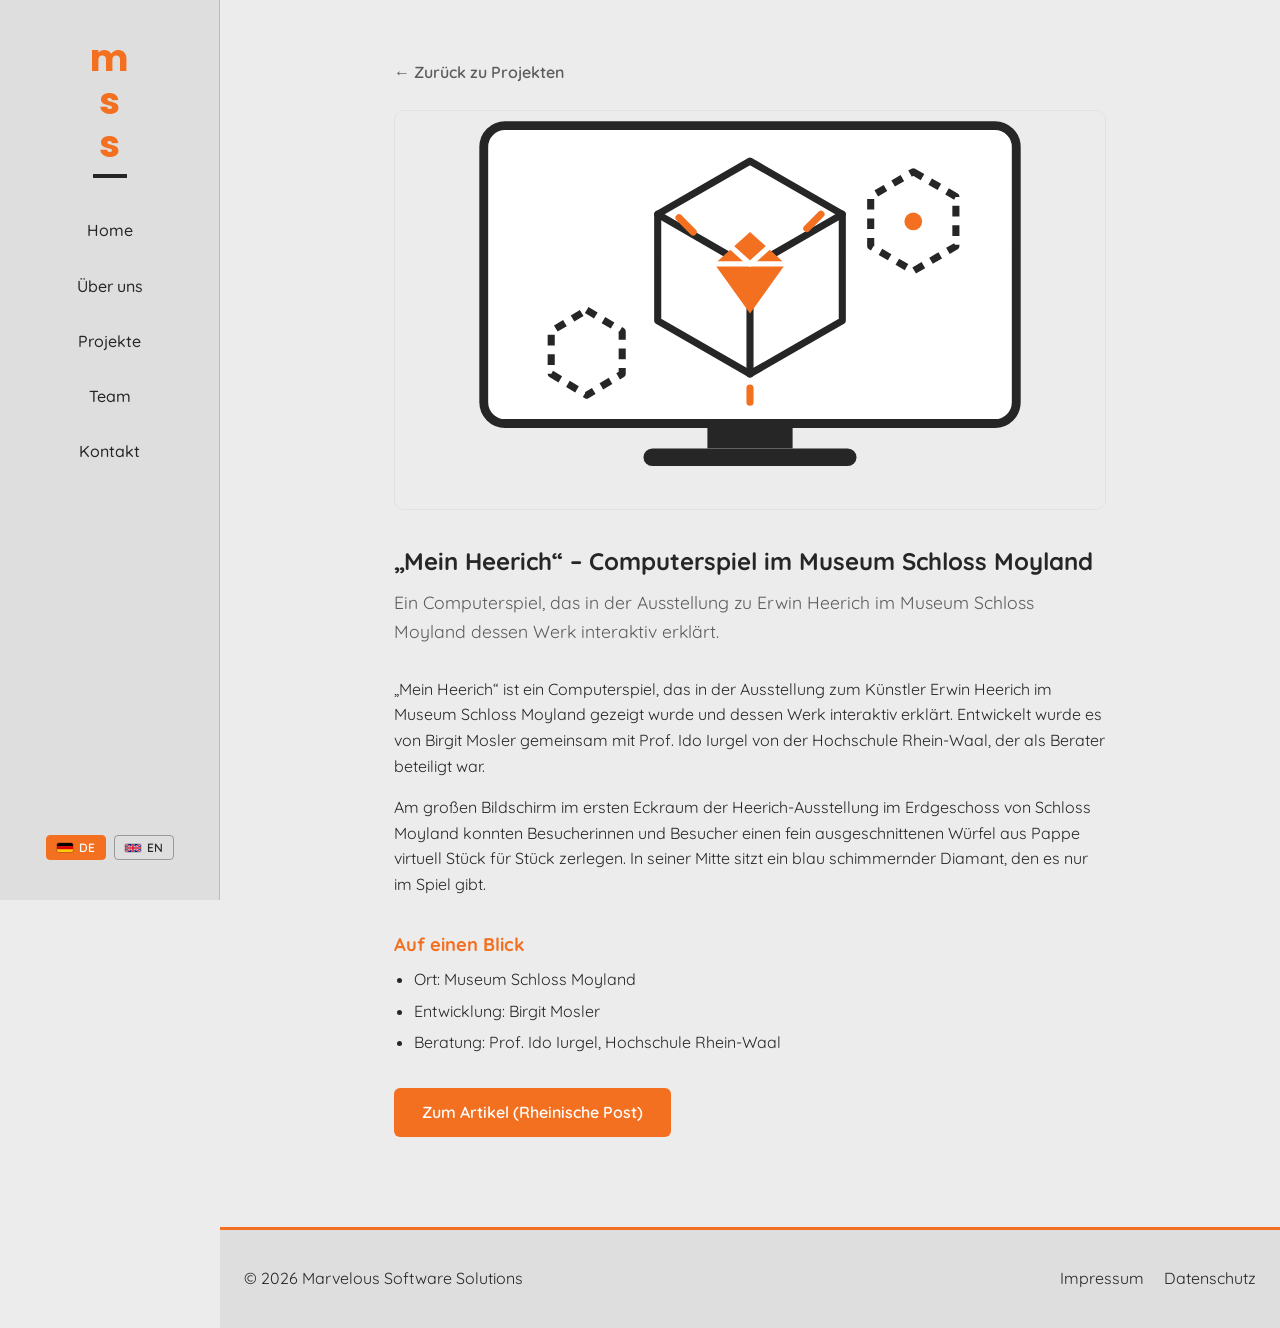
<file: projekt-e.html>
<!DOCTYPE html>
<html lang="de">
<head>
  <meta charset="UTF-8" />
  <meta name="viewport" content="width=device-width, initial-scale=1.0" />
  <title>„Mein Heerich“ – Computerspiel im Museum Schloss Moyland — Marvelous Software Solutions</title>
  <meta name="description" content="„Mein Heerich“: Computerspiel in der Heerich-Ausstellung im Museum Schloss Moyland, entwickelt von Birgit Mosler." />
  <link rel="canonical" href="https://www.marvelous-software-solutions.de/projekt-e" />
  <meta property="og:type" content="article" />
  <meta property="og:site_name" content="Marvelous Software Solutions" />
  <meta property="og:locale" content="de_DE" />
  <meta property="og:title" content="„Mein Heerich“ – Computerspiel im Museum Schloss Moyland" />
  <meta property="og:description" content="„Mein Heerich“: Computerspiel in der Heerich-Ausstellung im Museum Schloss Moyland, entwickelt von Birgit Mosler." />
  <meta property="og:url" content="https://www.marvelous-software-solutions.de/projekt-e" />
  <link rel="preconnect" href="https://fonts.googleapis.com" />
  <link rel="preconnect" href="https://fonts.gstatic.com" crossorigin />
  <link href="https://fonts.googleapis.com/css2?family=Poppins:wght@400;600;700;800&family=Quicksand:wght@400;500;600;700&display=swap" rel="stylesheet" />
  <link rel="stylesheet" href="css/style.css" />
</head>
<body>

  <div class="app-shell">
    <aside class="site-sidebar">
      <a href="index.html" class="sidebar-logo">
        <span class="sidebar-logo-stack">
          <span class="sidebar-logo-line">m</span>
          <span class="sidebar-logo-line">s</span>
          <span class="sidebar-logo-line">s</span>
        </span>
        <span class="sidebar-logo-underline"></span>
      </a>
      <button class="nav-toggle" aria-label="Menü öffnen" aria-expanded="false">&#9776;</button>
      <nav class="main-nav">
        <ul>
          <li><a href="index.html#home" data-text="Home" data-i18n="nav.home">Home</a></li>
          <li><a href="index.html#ueber-uns" data-text="Über uns" data-i18n="nav.ueberUns">Über uns</a></li>
          <li><a href="index.html#projekte" data-text="Projekte" data-i18n="nav.projekte">Projekte</a></li>
          <li><a href="index.html#team" data-text="Team" data-i18n="nav.team">Team</a></li>
          <li><a href="index.html#kontakt" data-text="Kontakt" data-i18n="nav.kontakt">Kontakt</a></li>
        </ul>
      </nav>
      <div class="lang-toggle">
        <button type="button" data-lang="de">
          <svg class="flag" viewBox="0 0 5 3" aria-hidden="true"><rect width="5" height="1" fill="#000"/><rect width="5" height="1" y="1" fill="#DD0000"/><rect width="5" height="1" y="2" fill="#FFCE00"/></svg>
          <span>DE</span>
        </button>
        <button type="button" data-lang="en">
          <svg class="flag" viewBox="0 0 60 30" aria-hidden="true"><rect width="60" height="30" fill="#00247d"/><g stroke="#fff" stroke-width="6"><path d="M0,0 L60,30 M60,0 L0,30"/></g><g stroke="#cf142b" stroke-width="4"><path d="M0,0 L60,30 M60,0 L0,30"/></g><g stroke="#fff" stroke-width="10"><path d="M30,0 V30 M0,15 H60"/></g><g stroke="#cf142b" stroke-width="6"><path d="M30,0 V30 M0,15 H60"/></g></svg>
          <span>EN</span>
        </button>
      </div>
    </aside>

    <div class="page-content">

  <section class="section project-page">
    <div class="container">
      <a href="index.html#projekte" class="back-link" data-i18n="project.back">← Zurück zu Projekten</a>
      <div class="project-hero-image">
        <img src="assets/projekte/project-e.svg" alt="" />
      </div>
      <h1 data-i18n="projectE.title">„Mein Heerich“ – Computerspiel im Museum Schloss Moyland</h1>
      <p class="project-summary" data-i18n="projectE.summary">Ein Computerspiel, das in der Ausstellung zu Erwin Heerich im Museum Schloss Moyland dessen Werk interaktiv erklärt.</p>
      <p data-i18n="projectE.p1">
        „Mein Heerich“ ist ein Computerspiel, das in der Ausstellung zum Künstler Erwin Heerich im Museum Schloss Moyland gezeigt wurde und dessen Werk interaktiv erklärt. Entwickelt wurde es von Birgit Mosler gemeinsam mit Prof. Ido Iurgel von der Hochschule Rhein-Waal, der als Berater beteiligt war.
      </p>
      <p data-i18n="projectE.p2">
        Am großen Bildschirm im ersten Eckraum der Heerich-Ausstellung im Erdgeschoss von Schloss Moyland konnten Besucherinnen und Besucher einen fein ausgeschnittenen Würfel aus Pappe virtuell Stück für Stück zerlegen. In seiner Mitte sitzt ein blau schimmernder Diamant, den es nur im Spiel gibt.
      </p>
      <h2 class="facts-title" data-i18n="project.factsTitle">Auf einen Blick</h2>
      <ul class="project-facts">
        <li data-i18n="projectE.fact1">Ort: Museum Schloss Moyland</li>
        <li data-i18n="projectE.fact2">Entwicklung: Birgit Mosler</li>
        <li data-i18n="projectE.fact3">Beratung: Prof. Ido Iurgel, Hochschule Rhein-Waal</li>
      </ul>
      <a class="btn project-cta" href="https://rp-online.de/nrw/staedte/kleve/kultur/museum-schloss-moyland-interaktiv-mit-computerspiel-den-heerich-erklaeren_aid-75529337" target="_blank" rel="noopener noreferrer" data-i18n="projectE.cta">Zum Artikel (Rheinische Post)</a>
    </div>
  </section>

  <footer class="site-footer">
    <div class="container">
      <span>&copy; <span id="year"></span> Marvelous Software Solutions</span>
      <ul class="footer-links">
        <li><a href="impressum.html" data-i18n="footer.impressum">Impressum</a></li>
        <li><a href="datenschutz.html" data-i18n="footer.datenschutz">Datenschutz</a></li>
      </ul>
    </div>
  </footer>

    </div>
  </div>

  <script src="js/main.js"></script>
  <script src="js/i18n.js"></script>
</body>
</html>
</file>
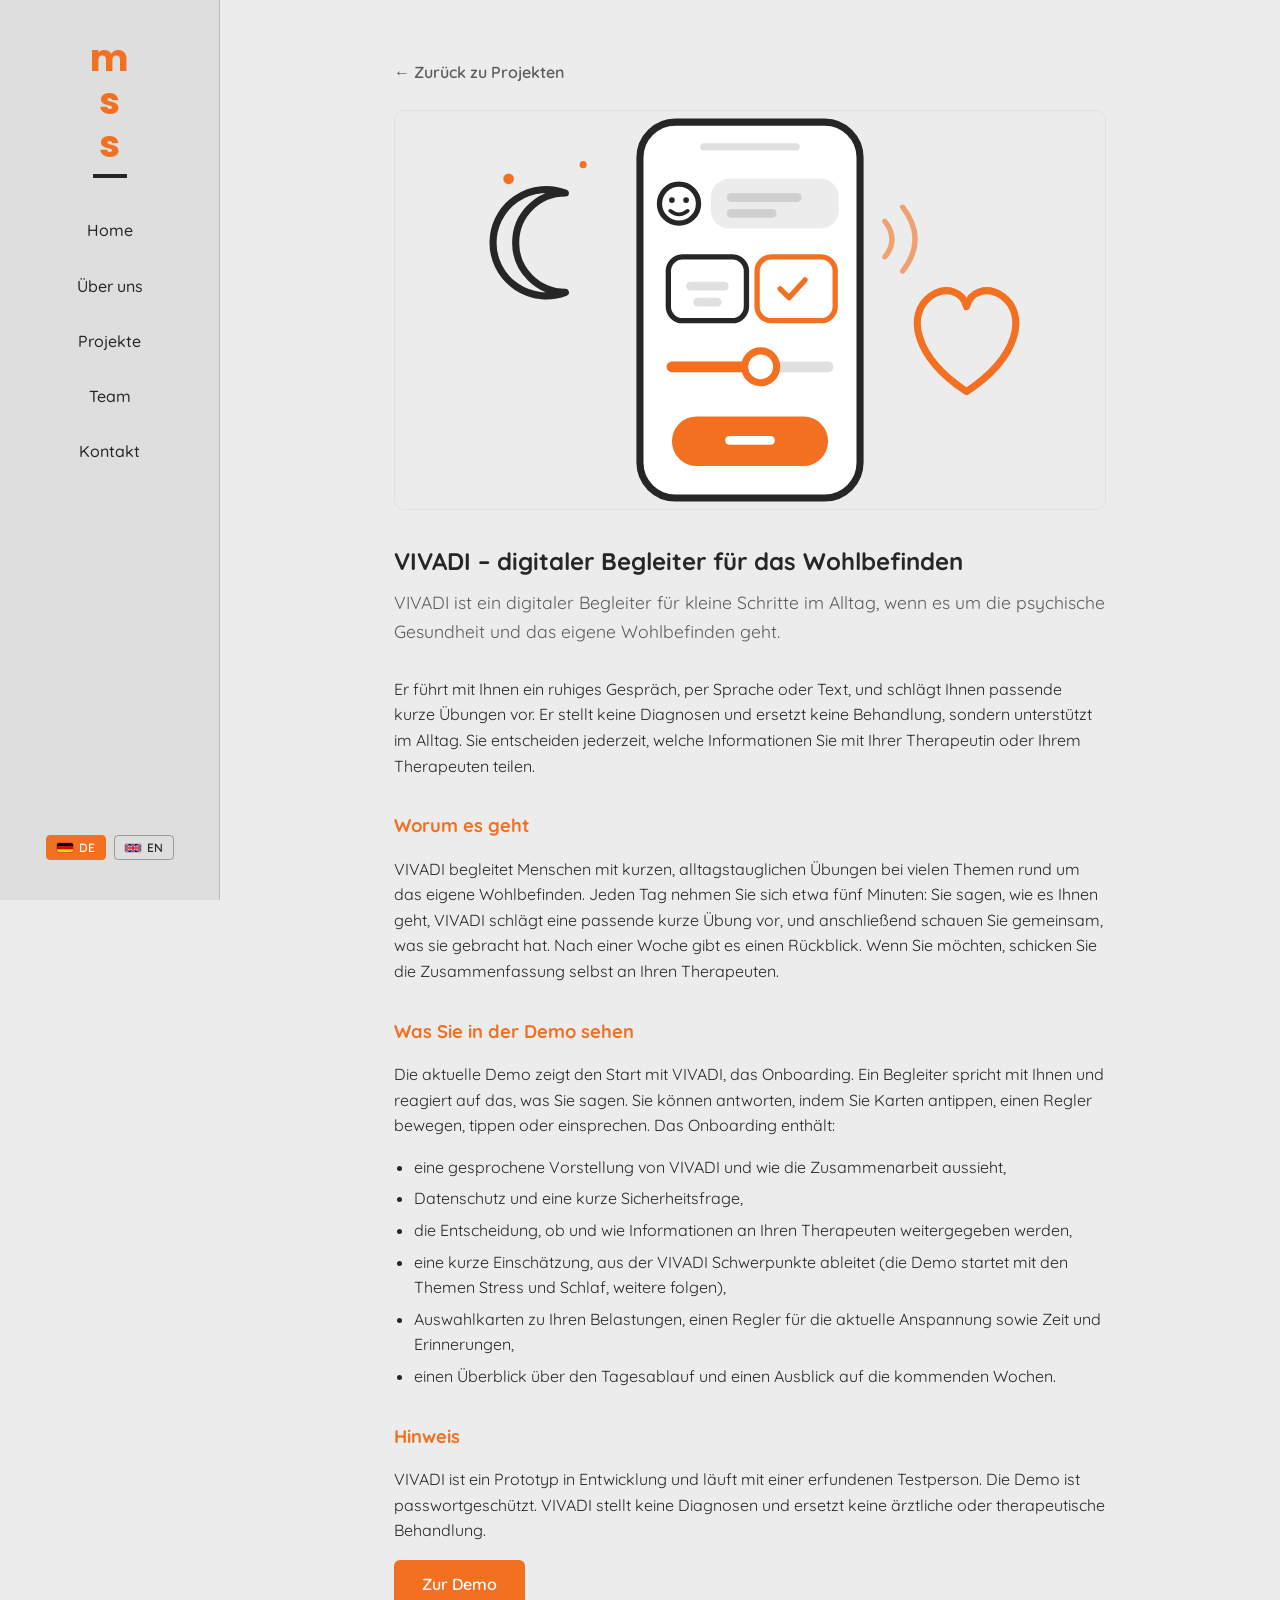
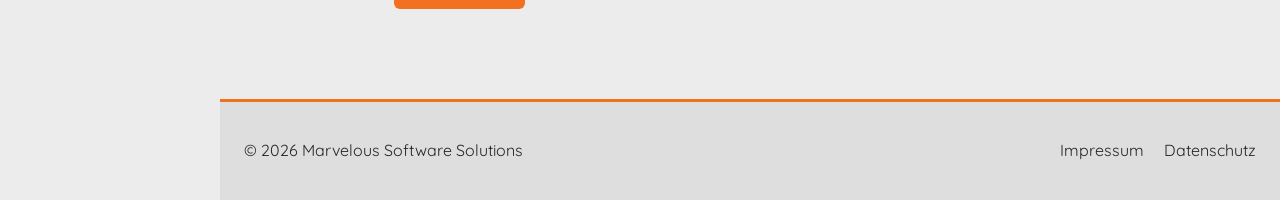
<file: projekt-f.html>
<!DOCTYPE html>
<html lang="de">
<head>
  <meta charset="UTF-8" />
  <meta name="viewport" content="width=device-width, initial-scale=1.0" />
  <title>VIVADI – digitaler Begleiter für das Wohlbefinden — Marvelous Software Solutions</title>
  <meta name="description" content="VIVADI: ein digitaler Begleiter für kleine Schritte im Alltag, mit ruhigem Gespräch und kurzen Übungen für das eigene Wohlbefinden. Prototyp mit Demo." />
  <link rel="canonical" href="https://www.marvelous-software-solutions.de/projekt-f" />
  <meta property="og:type" content="article" />
  <meta property="og:site_name" content="Marvelous Software Solutions" />
  <meta property="og:locale" content="de_DE" />
  <meta property="og:title" content="VIVADI – digitaler Begleiter für das Wohlbefinden" />
  <meta property="og:description" content="VIVADI: ein digitaler Begleiter für kleine Schritte im Alltag, mit ruhigem Gespräch und kurzen Übungen für das eigene Wohlbefinden. Prototyp mit Demo." />
  <meta property="og:url" content="https://www.marvelous-software-solutions.de/projekt-f" />
  <link rel="preconnect" href="https://fonts.googleapis.com" />
  <link rel="preconnect" href="https://fonts.gstatic.com" crossorigin />
  <link href="https://fonts.googleapis.com/css2?family=Poppins:wght@400;600;700;800&family=Quicksand:wght@400;500;600;700&display=swap" rel="stylesheet" />
  <link rel="stylesheet" href="css/style.css" />
</head>
<body>

  <div class="app-shell">
    <aside class="site-sidebar">
      <a href="index.html" class="sidebar-logo">
        <span class="sidebar-logo-stack">
          <span class="sidebar-logo-line">m</span>
          <span class="sidebar-logo-line">s</span>
          <span class="sidebar-logo-line">s</span>
        </span>
        <span class="sidebar-logo-underline"></span>
      </a>
      <button class="nav-toggle" aria-label="Menü öffnen" aria-expanded="false">&#9776;</button>
      <nav class="main-nav">
        <ul>
          <li><a href="index.html#home" data-text="Home" data-i18n="nav.home">Home</a></li>
          <li><a href="index.html#ueber-uns" data-text="Über uns" data-i18n="nav.ueberUns">Über uns</a></li>
          <li><a href="index.html#projekte" data-text="Projekte" data-i18n="nav.projekte">Projekte</a></li>
          <li><a href="index.html#team" data-text="Team" data-i18n="nav.team">Team</a></li>
          <li><a href="index.html#kontakt" data-text="Kontakt" data-i18n="nav.kontakt">Kontakt</a></li>
        </ul>
      </nav>
      <div class="lang-toggle">
        <button type="button" data-lang="de">
          <svg class="flag" viewBox="0 0 5 3" aria-hidden="true"><rect width="5" height="1" fill="#000"/><rect width="5" height="1" y="1" fill="#DD0000"/><rect width="5" height="1" y="2" fill="#FFCE00"/></svg>
          <span>DE</span>
        </button>
        <button type="button" data-lang="en">
          <svg class="flag" viewBox="0 0 60 30" aria-hidden="true"><rect width="60" height="30" fill="#00247d"/><g stroke="#fff" stroke-width="6"><path d="M0,0 L60,30 M60,0 L0,30"/></g><g stroke="#cf142b" stroke-width="4"><path d="M0,0 L60,30 M60,0 L0,30"/></g><g stroke="#fff" stroke-width="10"><path d="M30,0 V30 M0,15 H60"/></g><g stroke="#cf142b" stroke-width="6"><path d="M30,0 V30 M0,15 H60"/></g></svg>
          <span>EN</span>
        </button>
      </div>
    </aside>

    <div class="page-content">

  <section class="section project-page">
    <div class="container">
      <a href="index.html#projekte" class="back-link" data-i18n="project.back">← Zurück zu Projekten</a>
      <div class="project-hero-image">
        <img src="assets/projekte/project-f.svg" alt="" />
      </div>
      <h1 data-i18n="projectF.title">VIVADI – digitaler Begleiter für das Wohlbefinden</h1>
      <p class="project-summary" data-i18n="projectF.summary">VIVADI ist ein digitaler Begleiter für kleine Schritte im Alltag, wenn es um die psychische Gesundheit und das eigene Wohlbefinden geht.</p>
      <p data-i18n="projectF.p1">
        Er führt mit Ihnen ein ruhiges Gespräch, per Sprache oder Text, und schlägt Ihnen passende kurze Übungen vor. Er stellt keine Diagnosen und ersetzt keine Behandlung, sondern unterstützt im Alltag. Sie entscheiden jederzeit, welche Informationen Sie mit Ihrer Therapeutin oder Ihrem Therapeuten teilen.
      </p>
      <h2 class="facts-title" data-i18n="projectF.h2">Worum es geht</h2>
      <p data-i18n="projectF.p2">
        VIVADI begleitet Menschen mit kurzen, alltagstauglichen Übungen bei vielen Themen rund um das eigene Wohlbefinden. Jeden Tag nehmen Sie sich etwa fünf Minuten: Sie sagen, wie es Ihnen geht, VIVADI schlägt eine passende kurze Übung vor, und anschließend schauen Sie gemeinsam, was sie gebracht hat. Nach einer Woche gibt es einen Rückblick. Wenn Sie möchten, schicken Sie die Zusammenfassung selbst an Ihren Therapeuten.
      </p>
      <h2 class="facts-title" data-i18n="projectF.h3">Was Sie in der Demo sehen</h2>
      <p data-i18n="projectF.p3">
        Die aktuelle Demo zeigt den Start mit VIVADI, das Onboarding. Ein Begleiter spricht mit Ihnen und reagiert auf das, was Sie sagen. Sie können antworten, indem Sie Karten antippen, einen Regler bewegen, tippen oder einsprechen. Das Onboarding enthält:
      </p>
      <ul class="project-facts">
        <li data-i18n="projectF.demo1">eine gesprochene Vorstellung von VIVADI und wie die Zusammenarbeit aussieht,</li>
        <li data-i18n="projectF.demo2">Datenschutz und eine kurze Sicherheitsfrage,</li>
        <li data-i18n="projectF.demo3">die Entscheidung, ob und wie Informationen an Ihren Therapeuten weitergegeben werden,</li>
        <li data-i18n="projectF.demo4">eine kurze Einschätzung, aus der VIVADI Schwerpunkte ableitet (die Demo startet mit den Themen Stress und Schlaf, weitere folgen),</li>
        <li data-i18n="projectF.demo5">Auswahlkarten zu Ihren Belastungen, einen Regler für die aktuelle Anspannung sowie Zeit und Erinnerungen,</li>
        <li data-i18n="projectF.demo6">einen Überblick über den Tagesablauf und einen Ausblick auf die kommenden Wochen.</li>
      </ul>
      <h2 class="facts-title" data-i18n="projectF.h4">Hinweis</h2>
      <p data-i18n="projectF.p4">
        VIVADI ist ein Prototyp in Entwicklung und läuft mit einer erfundenen Testperson. Die Demo ist passwortgeschützt. VIVADI stellt keine Diagnosen und ersetzt keine ärztliche oder therapeutische Behandlung.
      </p>
      <a class="btn project-cta" href="https://vivadi-demo.vercel.app/onboarding" target="_blank" rel="noopener noreferrer" data-i18n="projectF.cta">Zur Demo</a>
    </div>
  </section>

  <footer class="site-footer">
    <div class="container">
      <span>&copy; <span id="year"></span> Marvelous Software Solutions</span>
      <ul class="footer-links">
        <li><a href="impressum.html" data-i18n="footer.impressum">Impressum</a></li>
        <li><a href="datenschutz.html" data-i18n="footer.datenschutz">Datenschutz</a></li>
      </ul>
    </div>
  </footer>

    </div>
  </div>

  <script src="js/main.js"></script>
  <script src="js/i18n.js"></script>
</body>
</html>
</file>
<file: css/style.css>
/* Marvelous Software Solutions — Grundstyles */

:root {
  --bg: #ececec;
  --card-bg: #ffffff;
  --dark: #1c1c1c;
  --chrome: #dedede;
  --chrome-line: #bcbcbc;
  --dark-2: #262626;
  --orange: #f37021;
  --text: #262626;
  --text-muted: #5c5c5c;
  --white: #ffffff;
  --radius: 10px;
  --max-width: 1080px;
}

* {
  box-sizing: border-box;
}

html {
  scroll-behavior: smooth;
}

body {
  margin: 0;
  background: var(--bg);
  color: var(--text);
  font-family: "Quicksand", "Segoe UI", Verdana, sans-serif;
  line-height: 1.6;
}

a {
  color: inherit;
  text-decoration: none;
}

.container {
  max-width: var(--max-width);
  margin: 0 auto;
  padding: 0 24px;
}

/* App shell / sidebar */

.app-shell {
  display: flex;
  align-items: stretch;
  min-height: 100vh;
}

.page-content {
  flex: 1;
  min-width: 0;
}

.site-sidebar {
  flex-shrink: 0;
  width: 220px;
  background: var(--chrome);
  color: var(--text);
  border-right: 1px solid var(--chrome-line);
  position: sticky;
  top: 0;
  align-self: flex-start;
  height: 100vh;
  overflow-y: auto;
  z-index: 10;
  display: flex;
  flex-direction: column;
  align-items: center;
  padding: 40px 20px;
  gap: 40px;
}

.sidebar-logo {
  display: flex;
  flex-direction: column;
  align-items: center;
  gap: 12px;
  line-height: 1;
}

.sidebar-logo-stack {
  display: flex;
  flex-direction: column;
  align-items: center;
  gap: 6px;
}

.sidebar-logo-line {
  font-size: 2.3rem;
  font-weight: 700;
  color: var(--orange);
  font-family: "Poppins", "Quicksand", "Segoe UI", Verdana, sans-serif;
}

.sidebar-logo-underline {
  width: 34px;
  height: 4px;
  background: var(--text);
  border-radius: 0;
}

nav.main-nav ul {
  list-style: none;
  display: flex;
  flex-direction: column;
  align-items: center;
  gap: 22px;
  margin: 0;
  padding: 0;
}

nav.main-nav a {
  position: relative;
  display: inline-block;
  color: var(--text);
  font-weight: 500;
  overflow: hidden;
}

nav.main-nav a::before {
  content: attr(data-text);
  position: absolute;
  left: 0;
  top: 0;
  width: 0%;
  overflow: hidden;
  white-space: nowrap;
  color: var(--orange);
  transition: width 0.3s ease;
}

nav.main-nav a:hover::before {
  width: 100%;
}

.nav-toggle {
  display: none;
  background: none;
  border: none;
  color: var(--text);
  font-size: 1.6rem;
  cursor: pointer;
}

.lang-toggle {
  display: flex;
  gap: 8px;
  margin-top: auto;
}

.lang-toggle button {
  display: flex;
  align-items: center;
  gap: 6px;
  background: none;
  border: 1px solid rgba(0, 0, 0, 0.3);
  color: var(--text);
  padding: 4px 10px;
  font-size: 0.75rem;
  font-weight: 600;
  font-family: inherit;
  cursor: pointer;
  border-radius: 4px;
  transition: background 0.15s ease, border-color 0.15s ease;
}

.lang-toggle .flag {
  display: block;
  width: 16px;
  height: auto;
  border-radius: 2px;
  box-shadow: 0 0 0 1px rgba(0, 0, 0, 0.15);
  flex-shrink: 0;
}

.lang-toggle button.active {
  background: var(--orange);
  border-color: var(--orange);
  color: var(--white);
}

/* Hero */

.hero {
  position: relative;
  background: var(--bg);
  color: var(--text);
  padding: 90px 0 100px;
  text-align: center;
  overflow: hidden;
}

/* Hero + "Ueber uns" teilen sich denselben hellgrauen Hintergrund */
.wave-zone {
  background: var(--bg);
}

.wave-zone .hero {
  background: transparent;
}

.hero-logo {
  margin: 0;
  font-weight: 400;
  line-height: 1.08;
}

.hero-logo-line {
  display: block;
  width: fit-content;
  margin: 0 auto;
  font-size: 5rem;
  font-family: "Poppins", "Quicksand", "Segoe UI", Verdana, sans-serif;
  white-space: nowrap;
  text-align: left;
}

.hero-logo .accent {
  display: inline-block;
  color: var(--orange);
}

.hero-logo .logo-rest {
  display: inline-block;
}

.hero-logo-underline {
  height: 4px;
  background: var(--text);
  margin: 22px auto 30px;
  border-radius: 0;
}

.btn {
  display: inline-block;
  background: var(--orange);
  color: var(--white);
  padding: 12px 28px;
  border-radius: 6px;
  font-weight: 600;
  transition: background 0.15s ease, transform 0.15s ease;
}

.btn:hover {
  background: #d85e17;
  transform: translateY(-1px);
}

/* Sections */

.section {
  padding: 70px 0;
}

.section-alt {
  background: var(--card-bg);
}

.section h2 {
  display: block;
  width: fit-content;
  font-size: 1.8rem;
  margin: 0 auto;
}

.section:not(.project-page) h2::after {
  content: "";
  display: block;
  height: 4px;
  margin-top: 14px;
  background: var(--text);
}

.section .subtitle {
  text-align: center;
  color: var(--text-muted);
  margin: 0 0 40px;
}


.cards {
  display: flex;
  flex-wrap: wrap;
  justify-content: center;
  gap: 24px;
  margin-top: 40px;
}

.card {
  display: block;
  flex: 0 1 320px;
  background: var(--card-bg);
  border-radius: var(--radius);
  padding: 28px;
  box-shadow: 0 2px 10px rgba(0, 0, 0, 0.06);
}

.section-alt .card {
  background: var(--bg);
  box-shadow: none;
  border: 1px solid #e0e0e0;
  transition: transform 0.18s ease, box-shadow 0.18s ease, border-color 0.18s ease;
}

.section-alt .card:hover {
  transform: translateY(-6px);
  border-color: var(--orange);
  box-shadow: 0 10px 24px rgba(0, 0, 0, 0.12);
  background: var(--card-bg);
}

.card h3 {
  margin-top: 0;
  color: var(--orange);
}

/* Team */

.team-grid {
  display: flex;
  flex-wrap: wrap;
  justify-content: center;
  gap: 24px;
  margin-top: 40px;
}

.team-card {
  flex: 0 1 236px;
  background: var(--card-bg);
  border-radius: var(--radius);
  box-shadow: 0 2px 10px rgba(0, 0, 0, 0.06);
  padding: 32px 16px;
  text-align: center;
  border: 1px solid transparent;
  transition: transform 0.18s ease, box-shadow 0.18s ease, border-color 0.18s ease;
}

.team-card:hover {
  transform: translateY(-6px);
  border-color: var(--orange);
  box-shadow: 0 10px 24px rgba(0, 0, 0, 0.12);
}

.team-card:hover .team-avatar {
  background: var(--orange);
  color: var(--white);
}

.team-avatar {
  display: flex;
  align-items: center;
  justify-content: center;
  width: 88px;
  height: 88px;
  margin: 0 auto 18px;
  border-radius: 50%;
  border: 3px solid var(--orange);
  color: var(--orange);
  font-family: "Poppins", "Quicksand", "Segoe UI", Verdana, sans-serif;
  font-size: 1.6rem;
  overflow: hidden;
  transition: background 0.18s ease, color 0.18s ease;
}

.team-avatar img {
  width: 100%;
  height: 100%;
  object-fit: cover;
}

.team-card h3 {
  margin: 0;
  font-size: 1.1rem;
}

.team-role {
  margin: 6px 0 0;
  color: var(--text-muted);
  font-size: 0.9rem;
}

.card-image {
  aspect-ratio: 4 / 3;
  margin: -28px -28px 16px;
  border-radius: var(--radius) var(--radius) 0 0;
  border-bottom: 1px dashed #cfcfcf;
  background: var(--card-bg);
  display: flex;
  flex-direction: column;
  align-items: center;
  justify-content: center;
  gap: 8px;
  color: #b3b3b3;
  overflow: hidden;
}

.card-image img {
  width: 100%;
  height: 100%;
  object-fit: cover;
}

.info-card {
  background: var(--card-bg);
  border-radius: var(--radius);
  border: 1px solid #e0e0e0;
  padding: 28px 32px;
  max-width: 640px;
  margin: 28px auto 0;
  text-align: center;
  color: var(--text-muted);
  transition: transform 0.18s ease, box-shadow 0.18s ease, border-color 0.18s ease;
}

.info-card p {
  margin: 0;
}

.info-card:hover {
  transform: translateY(-6px);
  border-color: var(--orange);
  box-shadow: 0 10px 24px rgba(0, 0, 0, 0.12);
}

/* Kontakt */

.contact-panel {
  max-width: 480px;
  margin: 36px auto 0;
  background: var(--card-bg);
  border-radius: var(--radius);
  border: 1px solid #e2e2e2;
  border-top: 4px solid var(--orange);
  box-shadow: 0 12px 30px rgba(0, 0, 0, 0.08);
  padding: 8px 0;
  overflow: hidden;
}

.contact-row {
  display: flex;
  align-items: flex-start;
  gap: 18px;
  padding: 20px 32px;
  transition: background 0.18s ease, transform 0.18s ease;
}

.contact-row > div {
  flex: 1;
  min-width: 0;
}

.contact-row:hover {
  background: #fff3ea;
  transform: translateX(4px);
}

.contact-row + .contact-row {
  border-top: 1px solid #ececec;
}

.contact-icon {
  flex-shrink: 0;
  width: 38px;
  height: 38px;
  display: flex;
  align-items: center;
  justify-content: center;
  background: var(--bg);
  border-radius: 50%;
  color: var(--text-muted);
  transition: background 0.18s ease, color 0.18s ease;
}

.contact-icon svg {
  width: 20px;
  height: 20px;
}

.contact-row:hover .contact-icon {
  background: #ffe1cc;
  color: var(--orange);
}

.contact-row dt {
  font-weight: 700;
  color: var(--text-muted);
  font-size: 0.78rem;
  text-transform: uppercase;
  letter-spacing: 0.4px;
  margin: 0 0 2px;
}

.contact-row dd {
  margin: 0;
}

.contact-row dd a {
  color: var(--text);
}

.contact-row dd a:hover {
  color: var(--orange);
}

.dd-with-copy {
  display: flex;
  align-items: center;
  justify-content: space-between;
  gap: 12px;
}

.copy-btn {
  display: inline-flex;
  align-items: center;
  justify-content: center;
  vertical-align: middle;
  margin-left: 8px;
  width: 22px;
  height: 22px;
  padding: 0;
  border: none;
  background: none;
  color: #b3b3b3;
  cursor: pointer;
  border-radius: 4px;
  transition: color 0.15s ease, background 0.15s ease;
}

.copy-btn:hover {
  color: var(--orange);
  background: var(--bg);
}

.copy-btn svg {
  width: 15px;
  height: 15px;
}

.copy-btn .icon-check {
  display: none;
}

.copy-btn.copied {
  color: #2a9d5c;
}

.copy-btn.copied .icon-copy {
  display: none;
}

.copy-btn.copied .icon-check {
  display: block;
}

/* Footer */

.site-footer {
  background: var(--chrome);
  color: var(--text);
  padding: 36px 0;
  border-top: 3px solid var(--orange);
}

.site-footer .container {
  display: flex;
  flex-wrap: wrap;
  align-items: center;
  justify-content: space-between;
  gap: 16px;
}

.footer-links {
  display: flex;
  gap: 20px;
  list-style: none;
  padding: 0;
  margin: 0;
}

.footer-links a:hover {
  color: var(--orange);
}

/* Projekt-Detailseiten (Basisversion) */

.project-page {
  padding: 60px 0 90px;
  min-height: 70vh;
}

.project-page .container {
  max-width: 760px;
}

.back-link {
  display: inline-flex;
  align-items: center;
  gap: 6px;
  color: var(--text-muted);
  font-weight: 600;
  margin-bottom: 24px;
}

.back-link:hover {
  color: var(--orange);
}

.project-hero-image {
  aspect-ratio: 16 / 9;
  border-radius: var(--radius);
  overflow: hidden;
  margin-bottom: 32px;
  background: var(--bg);
  border: 1px solid #e0e0e0;
}

.project-hero-image img {
  width: 100%;
  height: 100%;
  object-fit: cover;
}

.project-page h1 {
  margin: 0 0 8px;
}

.project-page .project-summary {
  color: var(--text-muted);
  font-size: 1.1rem;
  margin: 0 0 32px;
}

.project-page .facts-title {
  font-size: 1.15rem;
  color: var(--orange);
  margin: 32px 0 8px;
}

.project-facts {
  margin: 0 0 32px;
  padding-left: 20px;
}

.project-facts li {
  margin-bottom: 6px;
}

/* Simple pages (Impressum / Datenschutz) */

.page-fx {
  position: relative;
  overflow: hidden;
  min-height: 60vh;
}

.legal-page {
  position: relative;
  z-index: 2;
  background: var(--card-bg);
  max-width: 760px;
  margin: 50px auto;
  padding: 44px 48px;
  border-radius: var(--radius);
  box-shadow: 0 2px 10px rgba(0, 0, 0, 0.06);
}

.legal-page h1 {
  margin-top: 0;
}

.legal-page h2 {
  font-size: 1.15rem;
  color: var(--orange);
  margin: 28px 0 4px;
}

.legal-page h3 {
  font-size: 1rem;
  margin: 20px 0 2px;
}

/* Mobile */

@media (max-width: 720px) {
  .app-shell {
    flex-direction: column;
  }

  .site-sidebar {
    position: sticky;
    width: 100%;
    height: auto;
    overflow: visible;
    flex-direction: row;
    align-items: center;
    justify-content: space-between;
    padding: 14px 24px;
    gap: 0;
    border-right: none;
    border-bottom: 1px solid var(--chrome-line);
  }

  .sidebar-logo {
    flex-direction: row;
    gap: 4px;
  }

  .sidebar-logo-stack {
    flex-direction: row;
    gap: 0;
  }

  .sidebar-logo-line {
    font-size: 1.6rem;
  }

  .sidebar-logo-underline {
    display: none;
  }

  .lang-toggle {
    margin-top: 0;
    margin-right: 10px;
    order: 2;
  }

  .nav-toggle {
    order: 3;
  }

  nav.main-nav {
    display: none;
    position: absolute;
    top: 100%;
    left: 0;
    right: 0;
    background: var(--chrome);
    border-bottom: 1px solid var(--chrome-line);
  }

  nav.main-nav.open {
    display: block;
  }

  nav.main-nav ul {
    flex-direction: column;
    padding: 16px 24px 24px;
    gap: 16px;
  }

  .nav-toggle {
    display: block;
  }

  .hero-logo-line {
    font-size: 3rem;
  }

  .legal-page {
    margin: 24px 16px;
    padding: 28px 24px;
  }
}
</file>
